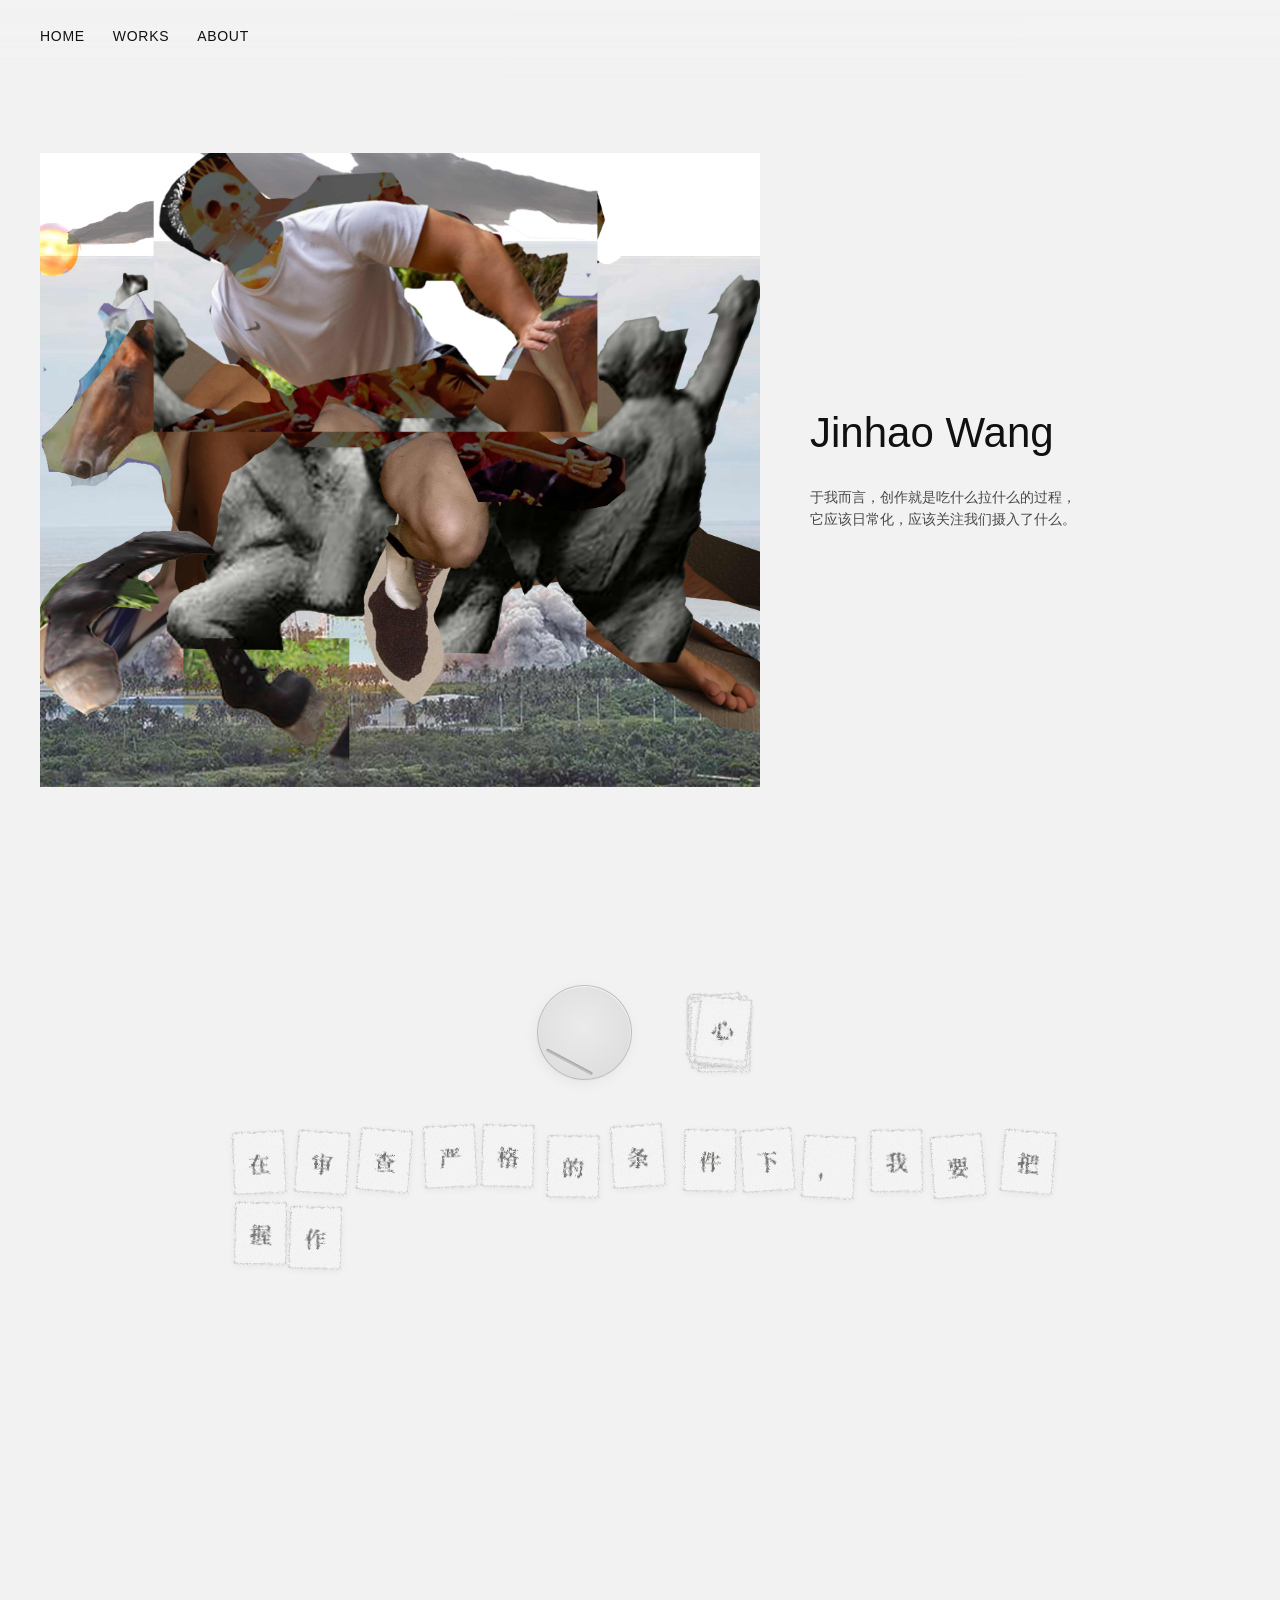
<file: index.html>
<!DOCTYPE html>
<html lang="zh-CN">

<head>

    <meta charset="UTF-8">

    <meta name="viewport" content="width=device-width, initial-scale=1.0">

    <title>Jinhao Wang</title>

    <!-- 方案 C：解密档案旧铅字库 (Noto Serif SC) -->
    <link rel="preconnect" href="https://fonts.googleapis.com">
    <link rel="preconnect" href="https://fonts.gstatic.com" crossorigin>
    <link href="https://fonts.googleapis.com/css2?family=Noto+Serif+SC:wght@400;600&display=swap" rel="stylesheet">

    <link rel="stylesheet" href="style.css?v=10">
    <link rel="stylesheet" href="installation/undercarriage.css">
    <link rel="icon" type="image/svg+xml" href="favicon.svg">

</head>


<body>

    <!-- 方案 C 定制：4.0px 粗粝炭棒石墨滤镜 -->
    <svg style="position: absolute; width: 0; height: 0; pointer-events: none;" aria-hidden="true">
        <filter id="pencil-texture">
            <feTurbulence type="fractalNoise" baseFrequency="0.75" numOctaves="3" result="noise" />
            <feDisplacementMap in="SourceGraphic" in2="noise" scale="4.0" xChannelSelector="R" yChannelSelector="G" result="displaced" />
            <feComposite in="displaced" in2="noise" operator="arithmetic" k1="0.25" k2="0.8" k3="0" k4="0" />
        </filter>
    </svg>

    <!-- ========================================
         SITE NAVIGATION
         ======================================== -->

    <header class="site-header">

        <nav>
            <a href="index.html">HOME</a>
            <a href="works.html">WORKS</a>
            <a href="about.html">ABOUT</a>
        </nav>

    </header>


    <!-- ========================================
         HOME PAGE (HERO)
         ======================================== -->

    <main class="home">

        <section class="hero">

            <!-- Hero Image -->
            <div class="hero-image">
                <img
                    src="images/digital collage/home-hero-small.jpg"
                    alt="Jinhao Wang"
                >
            </div>

            <!-- Hero Text -->
            <div class="hero-text">
                <h1>Jinhao Wang</h1>
                <p>
                    于我而言，创作就是吃什么拉什么的过程，<br>
                    它应该日常化，应该关注我们摄入了什么。
                </p>
            </div>

        </section>

    </main>


    <!-- ========================================
         INSTALLATION: GRAPHIC CARD DEALER (第二屏)
         ======================================== -->

    <section class="installation-section">

        <!-- 顶部水平集群：95px 极简哑光圆盘 + 无框散乱废牌堆 -->
        <div class="dealer-top-cluster">
            <div class="dealer-chassis-stage">
                <!-- 纯俯视极简哑光圆盘 -->
                <div id="dealer-slot" class="dealer-minimal-disc">
                    <!-- 15% 极隐蔽出牌凹痕狭缝 -->
                    <div class="dealer-slot"></div>
                </div>
            </div>

            <!-- 无框自由散乱废牌堆 -->
            <div id="discard-free-pile" class="discard-free-pile"></div>
        </div>

        <!-- 牌桌网格 -->
        <div class="dealer-table">
            <div id="cards-grid" class="cards-grid"></div>
        </div>

    </section>


    <!-- ========================================
         SMART SLIDE HEADER SCRIPT
         ======================================== -->

    <script>
        const header = document.querySelector(".site-header");
        let lastScrollY = window.pageYOffset;

        window.addEventListener("scroll", () => {
            const currentScrollY = window.pageYOffset;

            if (currentScrollY <= 80) {
                header.classList.remove("header-hidden");
                lastScrollY = currentScrollY;
                return;
            }

            if (Math.abs(currentScrollY - lastScrollY) < 10) {
                return;
            }

            if (currentScrollY > lastScrollY) {
                header.classList.add("header-hidden");
            } else {
                header.classList.remove("header-hidden");
            }

            lastScrollY = currentScrollY;
        }, { passive: true });
    </script>

    <!-- 极简发牌与整席汇聚回收逻辑 -->
    <script src="installation/undercarriage.js"></script>

</body>

</html>
</file>
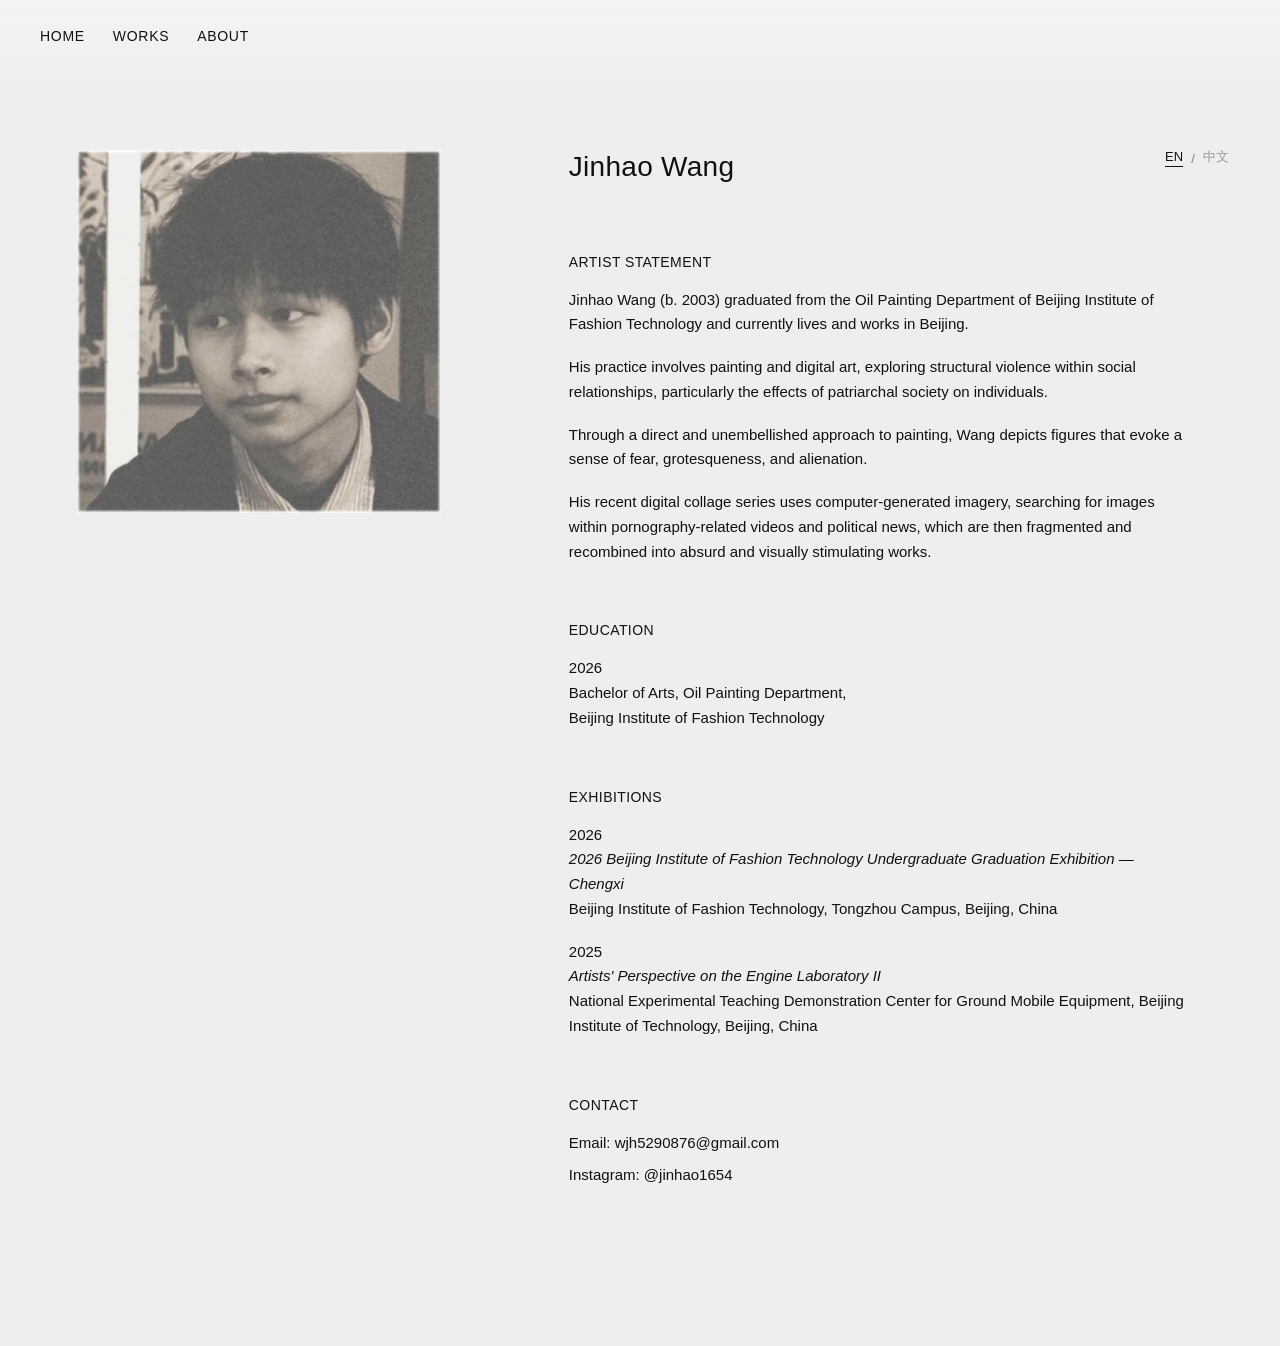
<file: about.html>
<!DOCTYPE html>
<html lang="en">

<head>
    <meta charset="UTF-8">
    <meta name="viewport" content="width=device-width, initial-scale=1.0">

    <title>About — Jinhao Wang</title>

    <link rel="stylesheet" href="style.css">
    <link rel="icon" type="image/svg+xml" href="favicon.svg">

    <style>
        /* ========================================
           ABOUT PAGE
           ======================================== */

        .about-page {
            background: #eeeeee;
            color: #111111;
        }


        /* ========================================
           LANGUAGE SWITCH
           ======================================== */

        .language-switch {
            display: flex;
            align-items: center;
            gap: 8px;

            font-size: 13px;
            line-height: 1;
        }

        .language-switch input {
            position: absolute;
            width: 1px;
            height: 1px;
            opacity: 0;
            pointer-events: none;
        }

        .language-switch label {
            color: #999999;
            cursor: pointer;
            user-select: none;
            text-decoration: none;
            -webkit-tap-highlight-color: transparent;

            padding-bottom: 3px;

            border-bottom: 1px solid transparent;

            transition:
                color 0.2s ease,
                border-color 0.2s ease;
        }

        /* 仅在支持鼠标悬停的电脑端启用 hover，手机触屏端绝不触发 */
        @media (hover: hover) {
            .language-switch label:hover {
                color: #111111;
                text-decoration: none;
            }
        }

        /* 消除输入控件点击聚焦导致的系统下划线与轮廓 */
        .language-switch input:focus + label,
        .language-switch label:focus {
            outline: none;
            text-decoration: none;
        }

        /* English selected */
        #language-en:checked + label[for="language-en"] {
            color: #111111;
            border-bottom-color: #111111;
            text-decoration: none;
        }

        /* Chinese selected */
        #language-zh:checked + label[for="language-zh"] {
            color: #111111;
            border-bottom-color: #111111;
            text-decoration: none;
        }


        /* ========================================
           LANGUAGE CONTENT
           ======================================== */

        #english-content {
            display: block;
        }

        #chinese-content {
            display: none;
        }

        body:has(#language-zh:checked) #english-content {
            display: none;
        }

        body:has(#language-zh:checked) #chinese-content {
            display: block;
        }


        /* ========================================
           ABOUT CONTENT
           ======================================== */

        .about-content {
            min-height: 100vh;

            padding: 130px 6vw 100px 6vw;

            display: grid;
            grid-template-columns: 38% 62%;
            gap: 5vw;

            box-sizing: border-box;
        }


        /* ========================================
           PHOTO
           ======================================== */

        .about-photo {
            display: flex;
            align-items: flex-start;
            justify-content: flex-start;
        }

        .about-photo img {
            display: block;

            width: 100%;
            max-width: 430px;
            height: auto;

            object-fit: contain;
        }


        /* ========================================
           INFORMATION
           ======================================== */

        .about-info {
            max-width: 700px;
            padding-right: 3vw;
        }


        /* ========================================
           NAME + LANGUAGE
           ======================================== */

        .about-top {
            display: flex;
            justify-content: space-between;
            align-items: flex-start;

            margin-bottom: 70px;
        }

        .about-top h1 {
            margin: 0;

            font-size: 28px;
            font-weight: 400;
            line-height: 1.2;

            letter-spacing: 0.01em;
        }


        /* ========================================
           SECTIONS
           ======================================== */

        .about-section {
            margin-bottom: 58px;
        }

        .about-section h2 {
            margin: 0 0 18px 0;

            font-size: 14px;
            font-weight: 400;

            letter-spacing: 0.03em;
        }

        .about-section p {
            margin: 0 0 18px 0;

            font-size: 15px;
            line-height: 1.65;
            font-weight: 400;
        }

        .about-section p:last-child {
            margin-bottom: 0;
        }


        /* ========================================
           CONTACT
           ======================================== */

        .about-contact p {
            margin-bottom: 8px;
        }

        .about-contact a {
            color: #111111;
            text-decoration: none;
        }

        .about-contact a:hover {
            text-decoration: underline;
        }


        /* ========================================
           MOBILE
           ======================================== */

        @media (max-width: 700px) {

            .about-content {
                min-height: auto;

                padding: 110px 25px 70px 25px;

                display: flex;
                flex-direction: column;

                gap: 60px;
            }

            .about-photo {
                order: 1;
            }

            .about-photo img {
                width: 100%;
                max-width: 100%;
            }

            .about-info {
                order: 2;

                max-width: none;
                padding-right: 0;
            }

            .about-top {
                margin-bottom: 55px;
            }

            .about-top h1 {
                font-size: 24px;
            }

            .about-section {
                margin-bottom: 45px;
            }

            .about-section p {
                font-size: 15px;
                line-height: 1.7;
            }

            .language-switch {
                font-size: 12px;
            }
        }
    </style>

</head>


<body class="about-page">


    <!-- ========================================
         SITE NAVIGATION
         ======================================== -->

    <header class="site-header">

        <nav>
            <a href="index.html">HOME</a>
            <a href="works.html">WORKS</a>
            <a href="about.html">ABOUT</a>
        </nav>

    </header>


    <!-- ========================================
         ABOUT PAGE
         ======================================== -->

    <main class="about-content">


        <!-- ====================================
             ARTIST PHOTO
             ==================================== -->

        <section class="about-photo">

            <img
                src="images/digital collage/artist-photo.png"
                alt="Jinhao Wang"
            >

        </section>


        <!-- ====================================
             ARTIST INFORMATION
             ==================================== -->

        <section class="about-info">


            <!-- ==================================
                 NAME + LANGUAGE SWITCH
                 ================================== -->

            <div class="about-top">

                <h1 translate="no">
                    Jinhao Wang
                </h1>


                <div class="language-switch">

                    <input
                        type="radio"
                        name="language"
                        id="language-en"
                        checked
                    >

                    <label for="language-en">
                        EN
                    </label>


                    <span>/</span>


                    <input
                        type="radio"
                        name="language"
                        id="language-zh"
                    >

                    <label for="language-zh">
                        中文
                    </label>

                </div>

            </div>


            <!-- ==================================
                 ENGLISH
                 ================================== -->

            <div id="english-content">


                <!-- Artist Statement -->

                <section class="about-section">

                    <h2>ARTIST STATEMENT</h2>

                    <p>
                        Jinhao Wang (b. 2003) graduated from the Oil Painting
                        Department of Beijing Institute of Fashion Technology
                        and currently lives and works in Beijing.
                    </p>

                    <p>
                        His practice involves painting and digital art,
                        exploring structural violence within social
                        relationships, particularly the effects of patriarchal
                        society on individuals.
                    </p>

                    <p>
                        Through a direct and unembellished approach to painting,
                        Wang depicts figures that evoke a sense of fear,
                        grotesqueness, and alienation.
                    </p>

                    <p>
                        His recent digital collage series uses computer-generated
                        imagery, searching for images within pornography-related
                        videos and political news, which are then fragmented
                        and recombined into absurd and visually stimulating works.
                    </p>

                </section>


                <!-- Education -->

                <section class="about-section">

                    <h2>EDUCATION</h2>

                    <p>
                        2026<br>
                        Bachelor of Arts, Oil Painting Department,<br>
                        Beijing Institute of Fashion Technology
                    </p>

                </section>


                <!-- Exhibitions -->

                <section class="about-section">

                    <h2>EXHIBITIONS</h2>

                    <p>
                        2026<br>
                        <em>
                            2026 Beijing Institute of Fashion Technology
                            Undergraduate Graduation Exhibition — Chengxi
                        </em><br>
                        Beijing Institute of Fashion Technology,
                        Tongzhou Campus, Beijing, China
                    </p>

                    <p>
                        2025<br>
                        <em>
                            Artists' Perspective on the Engine Laboratory II
                        </em><br>
                        National Experimental Teaching Demonstration Center
                        for Ground Mobile Equipment,
                        Beijing Institute of Technology, Beijing, China
                    </p>

                </section>


                <!-- Contact -->

                <section class="about-section about-contact">

                    <h2>CONTACT</h2>

                    <p>
                        Email:
                        <a href="mailto:wjh5290876@gmail.com">
                            wjh5290876@gmail.com
                        </a>
                    </p>

                    <p>
                        Instagram:
                        <a
                            href="https://www.instagram.com/jinhao1654/"
                            target="_blank"
                            rel="noopener noreferrer"
                        >
                            @jinhao1654
                        </a>
                    </p>

                </section>

            </div>


            <!-- ==================================
                 CHINESE
                 ================================== -->

            <div id="chinese-content">


                <!-- 艺术家自述 -->

                <section class="about-section">

                    <h2>艺术家自述</h2>

                    <p>
                        王锦皓（2003—），毕业于北京服装学院油画系，
                        现工作生活于北京。
                    </p>

                    <p>
                        创作涉及绘画和数字艺术，探讨社会关系中的结构性暴力，
                        尤其关注父权社会对个体的影响。
                    </p>

                    <p>
                        他通过直接的绘画方式不加修饰地去表现，
                        画面里的人物给人以恐怖、怪诞与异化的感受。
                    </p>

                    <p>
                        近年的数字拼贴系列使用电脑制图，
                        在色情视频和政治新闻中搜寻图片，
                        将其拆分并重新组合，
                        制作荒诞而又充满视觉刺激的图像作品。
                    </p>

                </section>


                <!-- 教育 -->

                <section class="about-section">

                    <h2>教育</h2>

                    <p>
                        2026<br>
                        北京服装学院油画系 学士学位
                    </p>

                </section>


                <!-- 展览 -->

                <section class="about-section">

                    <h2>展览</h2>

                    <p>
                        2026<br>
                        《2026北京服装学院本科生毕业作品展——成蹊》<br>
                        北京服装学院通州校区，北京，中国
                    </p>

                    <p>
                        2025<br>
                        《艺术家眼中的发动机实验室（二）》<br>
                        北京理工大学地面机动装备国家级实验教学示范中心，
                        北京，中国
                    </p>

                </section>


                <!-- 联系方式 -->

                <section class="about-section about-contact">

                    <h2>联系方式</h2>

                    <p>
                        邮箱：
                        <a href="mailto:wjh5290876@gmail.com">
                            wjh5290876@gmail.com
                        </a>
                    </p>

                    <p>
                        Instagram：
                        <a
                            href="https://www.instagram.com/jinhao1654/"
                            target="_blank"
                            rel="noopener noreferrer"
                        >
                            @jinhao1654
                        </a>
                    </p>

                </section>

            </div>

        </section>

    </main>


    <!-- ========================================
         SMART HEADER HIDE / SHOW ON SCROLL
         ======================================== -->

    <script>
        const header = document.querySelector(".site-header");
        let lastScrollY = window.pageYOffset;

        window.addEventListener("scroll", () => {
            const currentScrollY = window.pageYOffset;

            // 顶部小范围内始终保持显示
            if (currentScrollY <= 80) {
                header.classList.remove("header-hidden");
                lastScrollY = currentScrollY;
                return;
            }

            // 过滤极微小的滚动扰动（防手抖阈值 10px）
            if (Math.abs(currentScrollY - lastScrollY) < 10) {
                return;
            }

            // 向下滚动则隐藏，向上滚动则呼出
            if (currentScrollY > lastScrollY) {
                header.classList.add("header-hidden");
            } else {
                header.classList.remove("header-hidden");
            }

            lastScrollY = currentScrollY;
        }, { passive: true });
    </script>

</body>

</html>
</file>
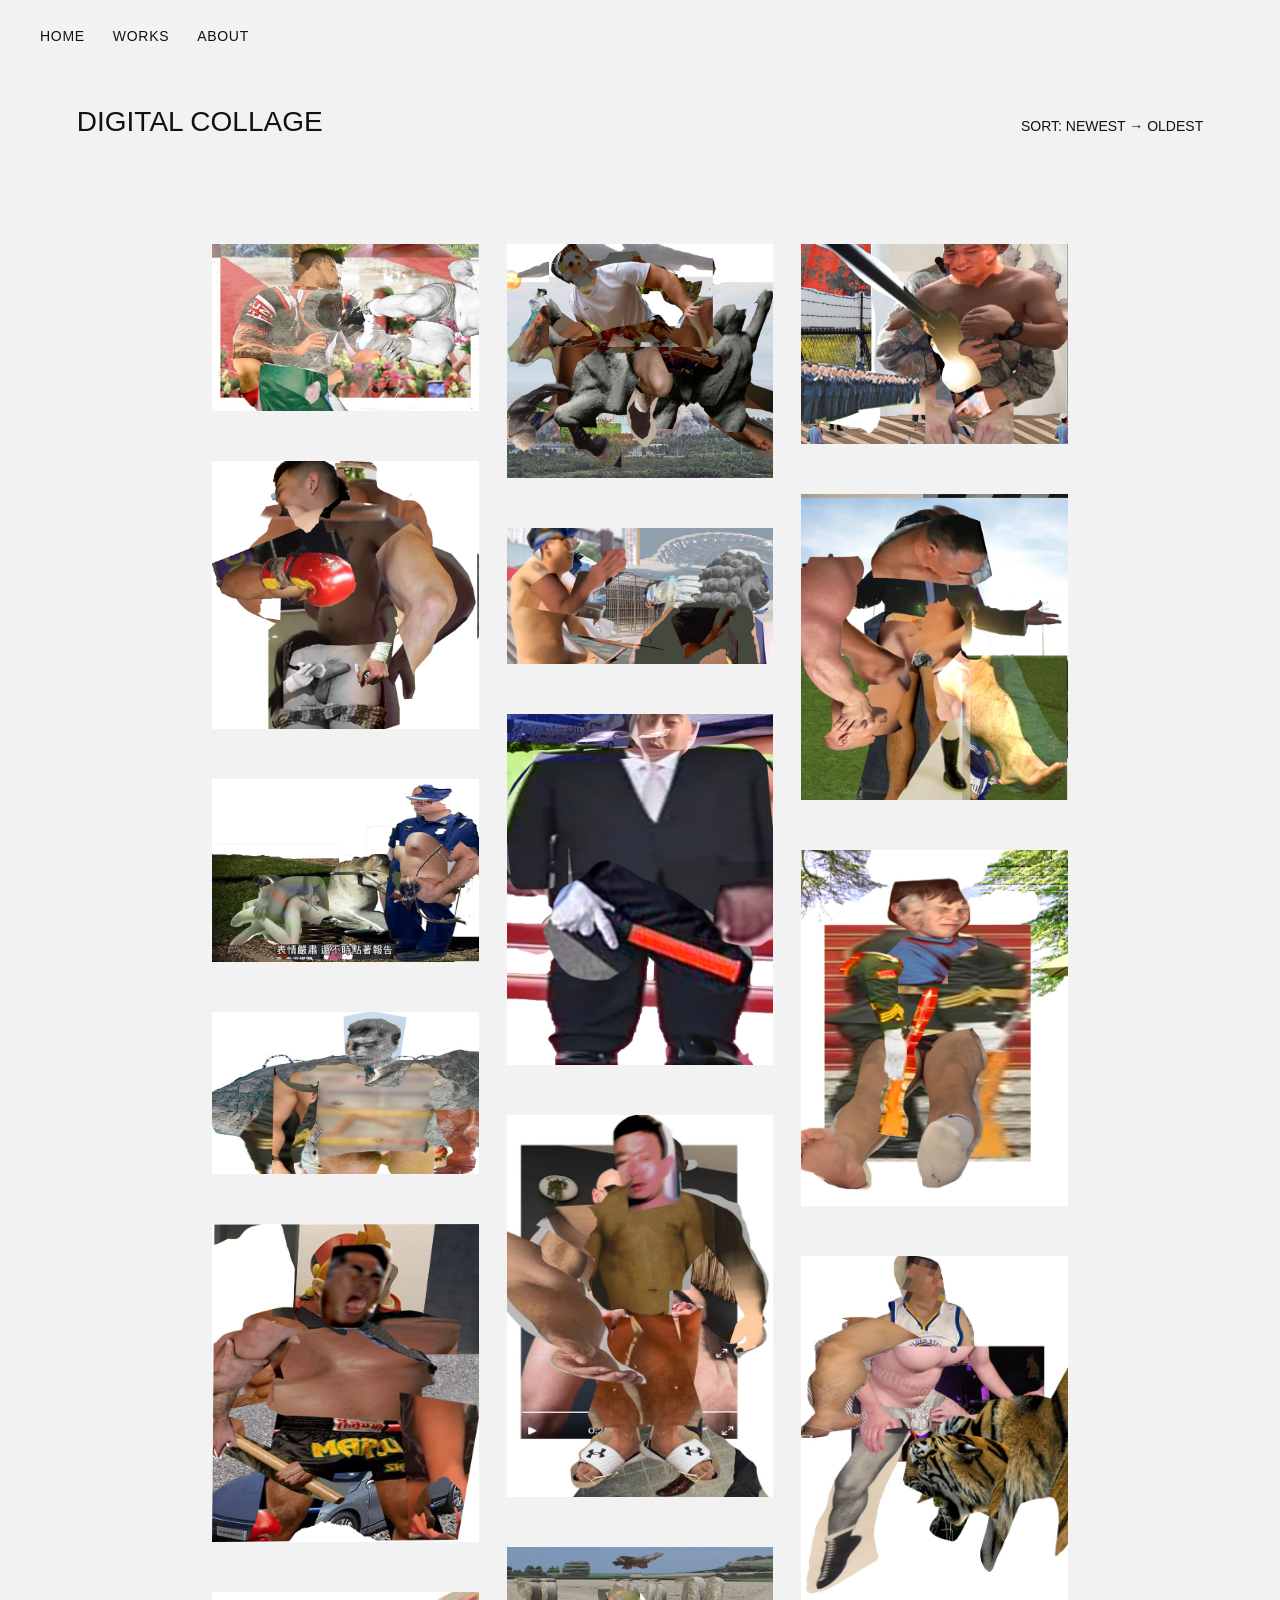
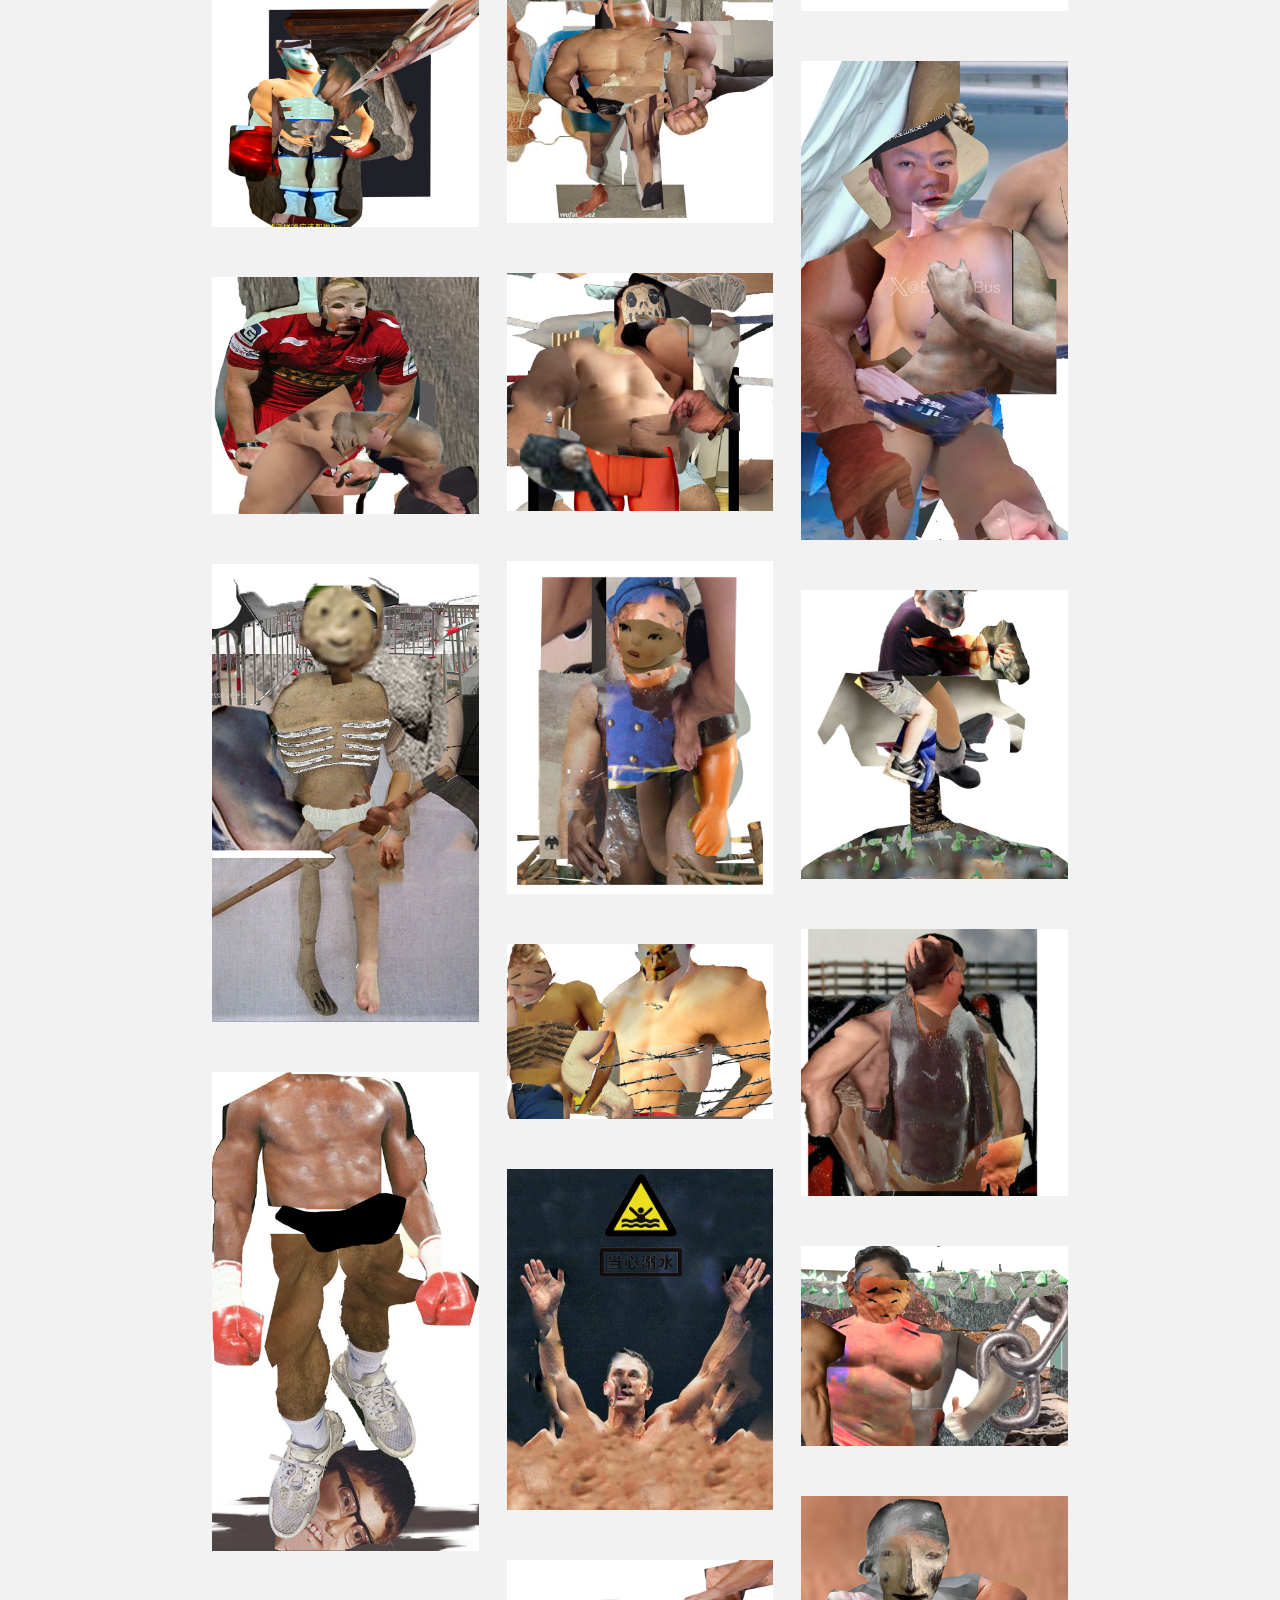
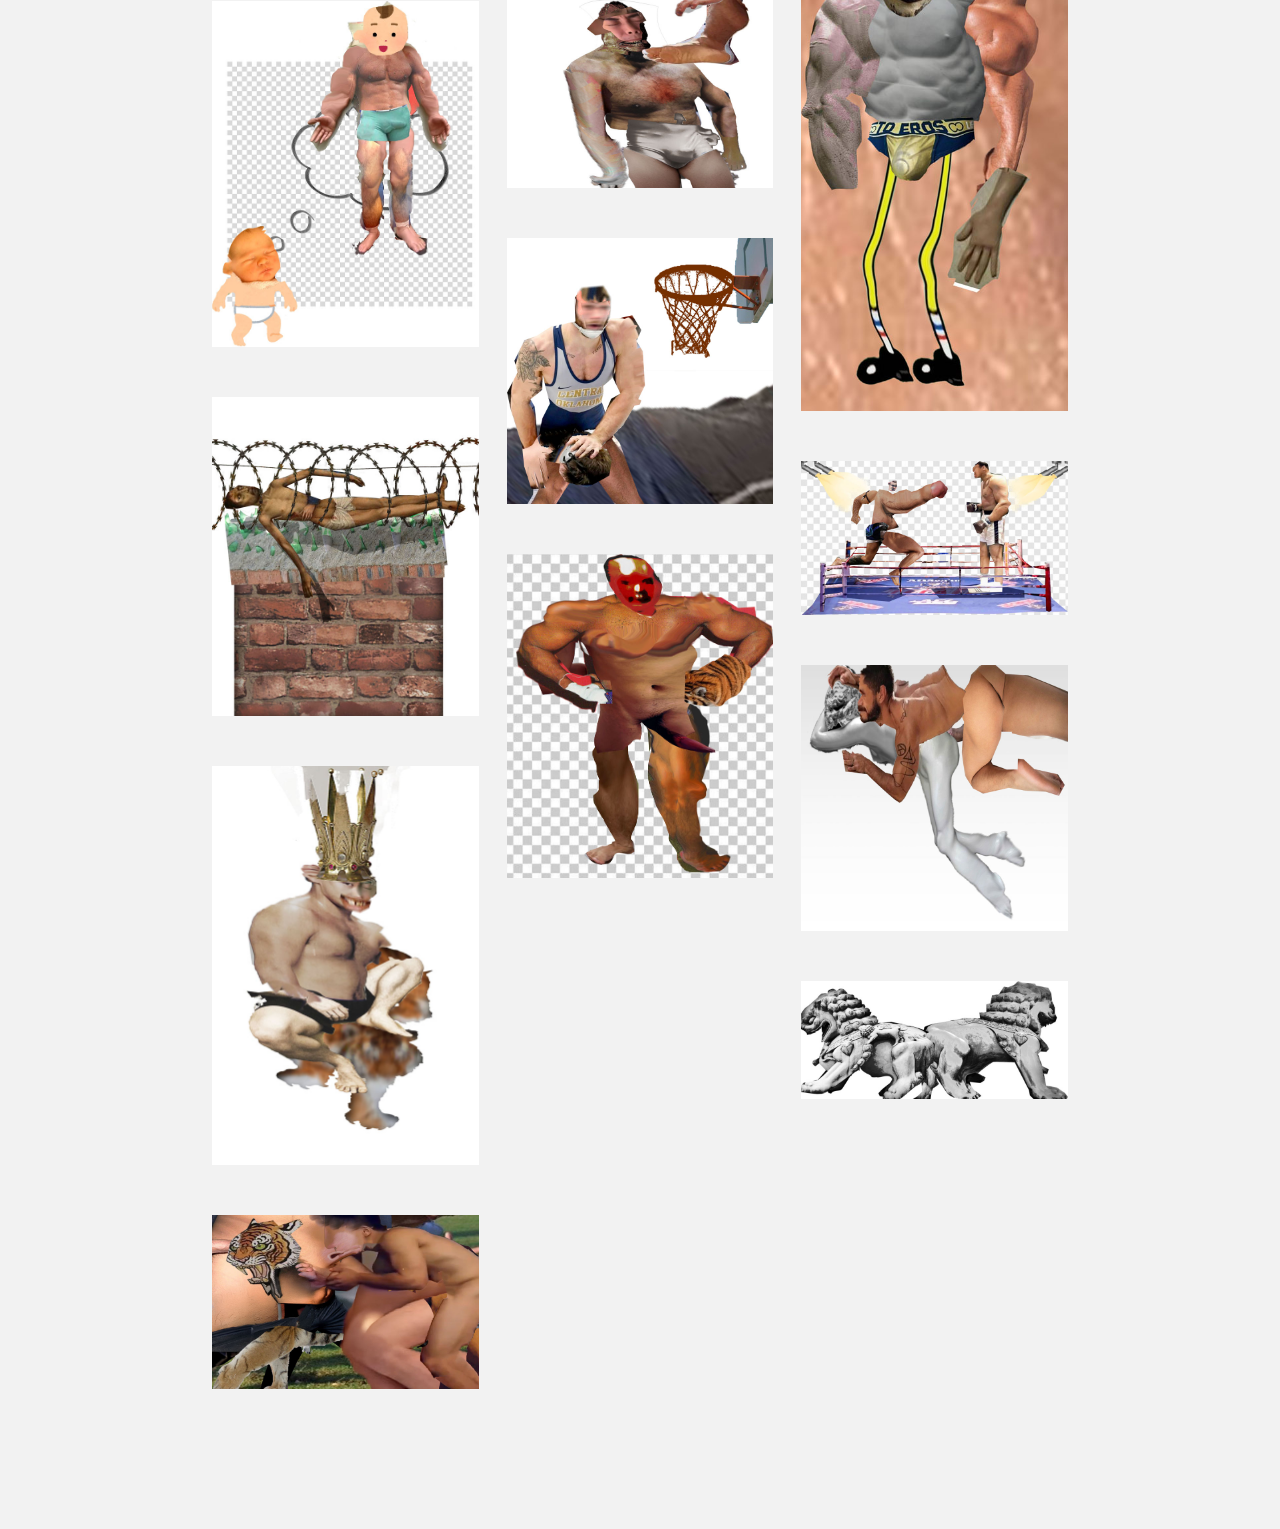
<file: digital-collage.html>
<!DOCTYPE html>
<html lang="en">

<head>

    <meta charset="UTF-8">

    <meta name="viewport" content="width=device-width, initial-scale=1.0">

    <title>Digital Collage — Jinhao Wang</title>

    <link rel="stylesheet" href="style.css">
    <link rel="icon" type="image/svg+xml" href="favicon.svg">

    <style>
        /* 真正的横向自然分布 3 列瀑布流网格 */
        .true-masonry {
            display: flex;
            justify-content: space-between;
            align-items: flex-start;
            gap: 28px;
            width: 76%;
            max-width: 1120px;
            margin: 0 auto;
        }

        .masonry-col {
            flex: 1;
            display: flex;
            flex-direction: column;
            gap: 50px;
            min-width: 0;
        }

        .masonry-col .archive-item {
            display: block;
            margin: 0;
            text-decoration: none;
            transition: opacity 0.25s ease;
        }

        .masonry-col .archive-item img {
            display: block;
            width: 100%;
            height: auto;
        }

        .masonry-col .archive-item:hover {
            opacity: 0.75;
        }

        @media (max-width: 700px) {
            .true-masonry {
                width: 100%;
                flex-direction: column;
                gap: 50px;
            }
        }
    </style>

</head>


<body>


    <!-- ========================================
         SITE NAVIGATION
         ======================================== -->

    <header class="site-header">

        <nav>
            <a href="index.html">HOME</a>
            <a href="works.html">WORKS</a>
            <a href="about.html">ABOUT</a>
        </nav>

    </header>


    <!-- ========================================
         DIGITAL COLLAGE ARCHIVE
         ======================================== -->

    <main class="project-page">

        <div class="project-header">

            <h1>DIGITAL COLLAGE</h1>

            <button
                id="sort-button"
                type="button"
            >
                SORT: NEWEST → OLDEST
            </button>

        </div>


        <!-- ========================================
             ARCHIVE (TRUE MASONRY GRID)
             ======================================== -->

        <div id="digital-collage-archive" class="true-masonry"></div>

    </main>


    <!-- ========================================
         WORK DATA + ARCHIVE LOGIC
         ======================================== -->

    <script>

        const works = [

            /* ==============================
               2026
               ============================== */

            { year: 2026, image: "gdd.png" },
            { year: 2026, image: "swdf.png" },
            { year: 2026, image: "qwf.png" },
            { year: 2026, image: "vvv.png" },
            { year: 2026, image: "hhgf.png" },
            { year: 2026, image: "efwqr.png" },
            { year: 2026, image: "kjgfty.png" },
            { year: 2026, image: "fghjng.png" },
            { year: 2026, image: "khyi.png" },
            { year: 2026, image: "dlu.png" },
            { year: 2026, image: "iii.png" },
            { year: 2026, image: "lllp.png" },
            { year: 2026, image: "hhd.png" },
            { year: 2026, image: "ddddd.png" },
            { year: 2026, image: "ll.png" },
            { year: 2026, image: "ggg.png" },
            { year: 2026, image: "gfuii.png" },
            { year: 2026, image: "one.png" },
            { year: 2026, image: "ffffxxxx.png" },
            { year: 2026, image: "555555.png" },
            { year: 2026, image: "666.png" },
            { year: 2026, image: "bdbbv.png" },
            { year: 2026, image: "mbbf.png" },
            { year: 2026, image: "gkitr.png" },


            /* ==============================
               2025
               ============================== */

            { year: 2025, image: "1.jpg" },
            { year: 2025, image: "2.jpg" },
            { year: 2025, image: "3.jpg" },
            { year: 2025, image: "4.jpg" },
            { year: 2025, image: "5.jpg" },
            { year: 2025, image: "6.jpg" },
            { year: 2025, image: "7.jpg" },
            { year: 2025, image: "10.jpg" },
            { year: 2025, image: "11.jpg" },
            { year: 2025, image: "12.jpg" },
            { year: 2025, image: "13.jpg" },
            { year: 2025, image: "15.jpg" },
            { year: 2025, image: "16.png" }

        ];


        /* ========================================
           ELEMENTS
           ======================================== */

        const archive =
            document.getElementById("digital-collage-archive");

        const sortButton =
            document.getElementById("sort-button");


        /* ========================================
           SORT STATE
           ======================================== */

        let newestFirst = true;


        /* ========================================
           UPDATE SORT BUTTON
           ======================================== */

        function updateSortButton() {

            sortButton.textContent = newestFirst
                ? "SORT: NEWEST → OLDEST"
                : "SORT: OLDEST → NEWEST";

        }


        /* ========================================
           RENDER WORKS (横向蛇形推进)
           ======================================== */

        function renderWorks() {

            archive.innerHTML = "";

            /* 电脑端创建 3 列容器，手机端 1 列 */
            const isMobile = window.innerWidth <= 700;
            const columnCount = isMobile ? 1 : 3;
            const columns = [];

            for (let i = 0; i < columnCount; i++) {
                const col = document.createElement("div");
                col.className = "masonry-col";
                archive.appendChild(col);
                columns.push(col);
            }

            const sortedWorks = works
                .map((work, index) => ({
                    ...work,
                    originalIndex: index
                }))
                .sort((a, b) => {
                    return newestFirst
                        ? b.year - a.year
                        : a.year - b.year;
                });

            /* 从左到右依次分发：第1张给左列，第2张给中列，第3张给右列... */
            sortedWorks.forEach((work, index) => {

                const link =
                    document.createElement("a");

                link.href =
                    `digital-collage-work.html?id=${work.originalIndex}`;

                link.className =
                    "archive-item";

                const image =
                    document.createElement("img");

                const thumbName = work.image.replace(/\.[^/.]+$/, "") + ".jpg";
                image.src = `images/digital collage/thumbs/${thumbName}`;

                image.alt =
                    `Digital Collage ${work.year}`;

                image.loading =
                    "lazy";

                image.addEventListener(
                    "error",
                    () => {
                        console.log(
                            "图片加载失败：",
                            image.src
                        );
                    }
                );

                link.appendChild(image);

                /* 依次分配到各个列 */
                const targetCol = columns[index % columnCount];
                targetCol.appendChild(link);

            });

        }


        /* ========================================
           SORT BUTTON
           ======================================== */

        sortButton.addEventListener(
            "click",
            () => {

                newestFirst =
                    !newestFirst;

                updateSortButton();

                renderWorks();

            }
        );


        /* ========================================
           SMART HEADER HIDE / SHOW ON SCROLL
           ======================================== */

        const header = document.querySelector(".site-header");
        let lastScrollY = window.pageYOffset;

        window.addEventListener("scroll", () => {
            const currentScrollY = window.pageYOffset;

            if (currentScrollY <= 80) {
                header.classList.remove("header-hidden");
                lastScrollY = currentScrollY;
                return;
            }

            if (Math.abs(currentScrollY - lastScrollY) < 10) {
                return;
            }

            if (currentScrollY > lastScrollY) {
                header.classList.add("header-hidden");
            } else {
                header.classList.remove("header-hidden");
            }

            lastScrollY = currentScrollY;
        }, { passive: true });


        /* ========================================
           窗口尺寸变化自适应
           ======================================== */

        let resizeTimer;
        window.addEventListener("resize", () => {
            clearTimeout(resizeTimer);
            resizeTimer = setTimeout(renderWorks, 150);
        });


        /* ========================================
           INITIALIZE
           ======================================== */

        updateSortButton();

        renderWorks();

    </script>


</body>

</html>
</file>
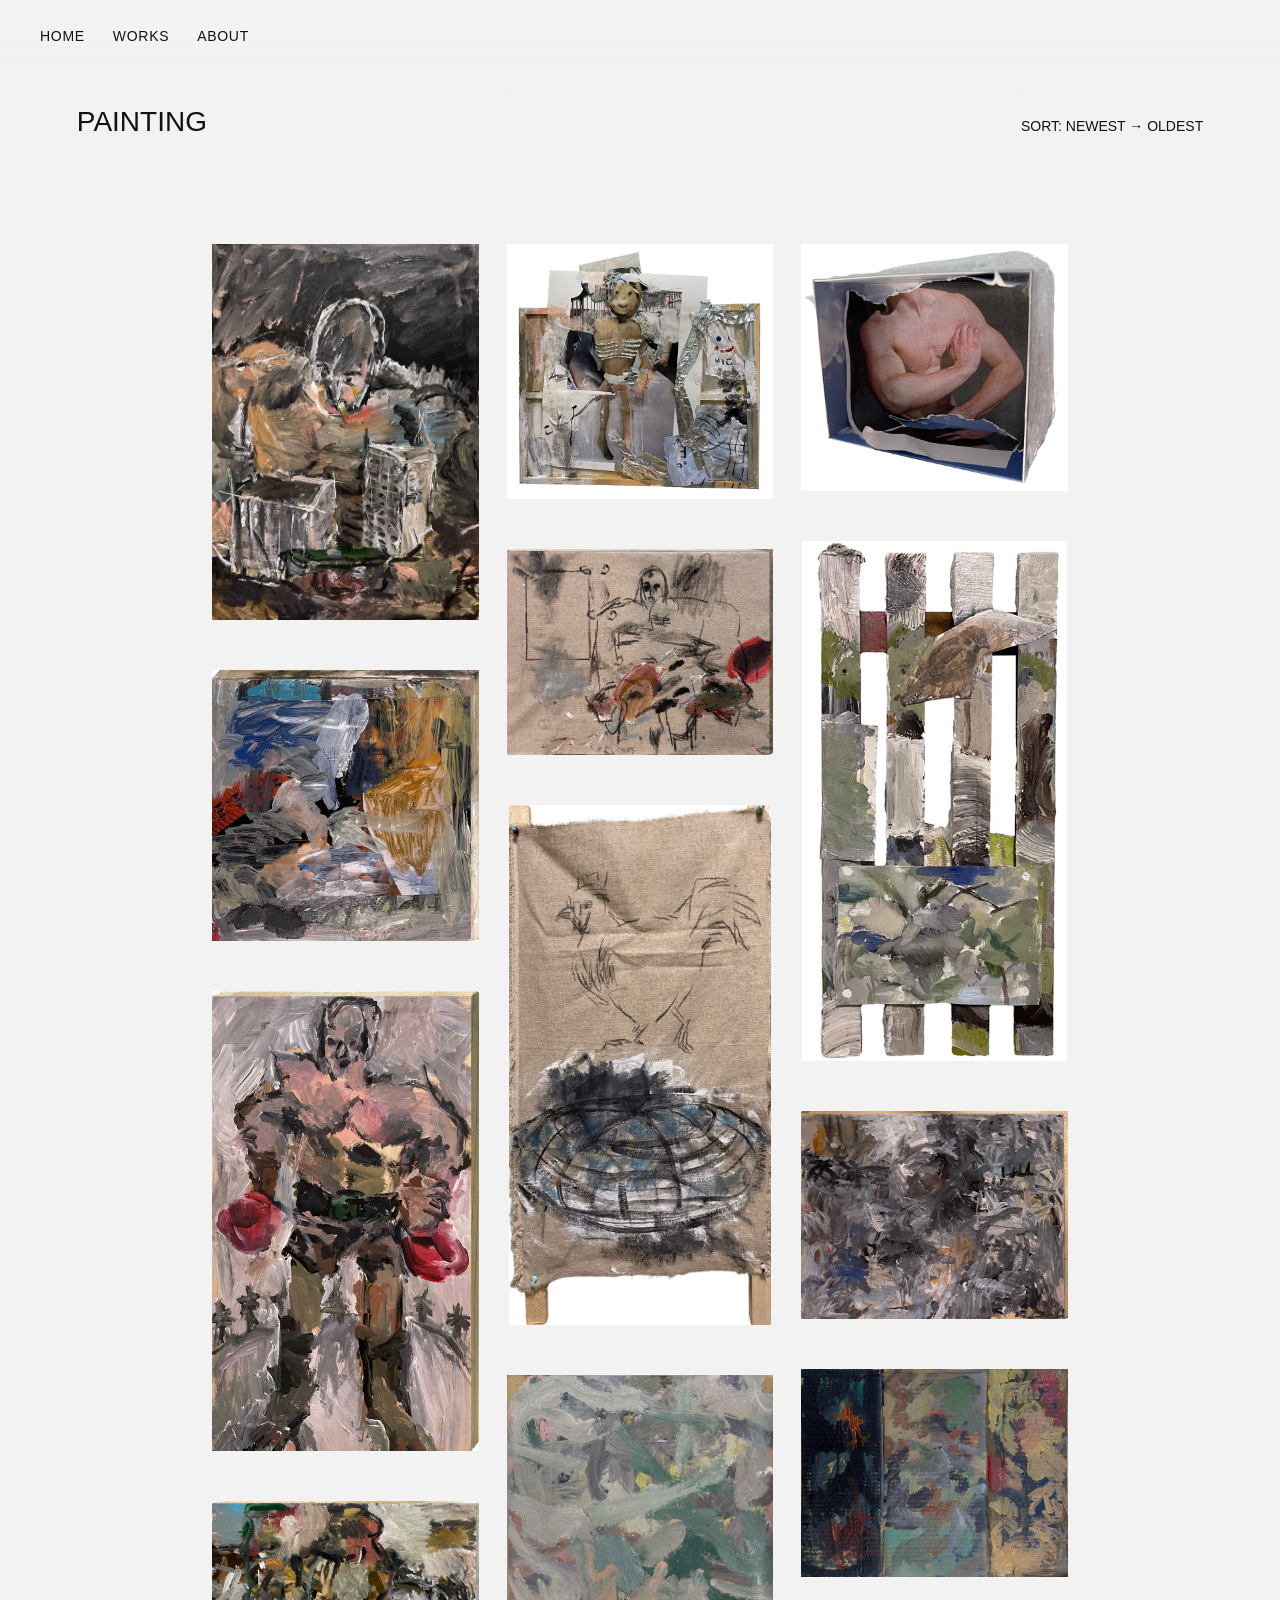
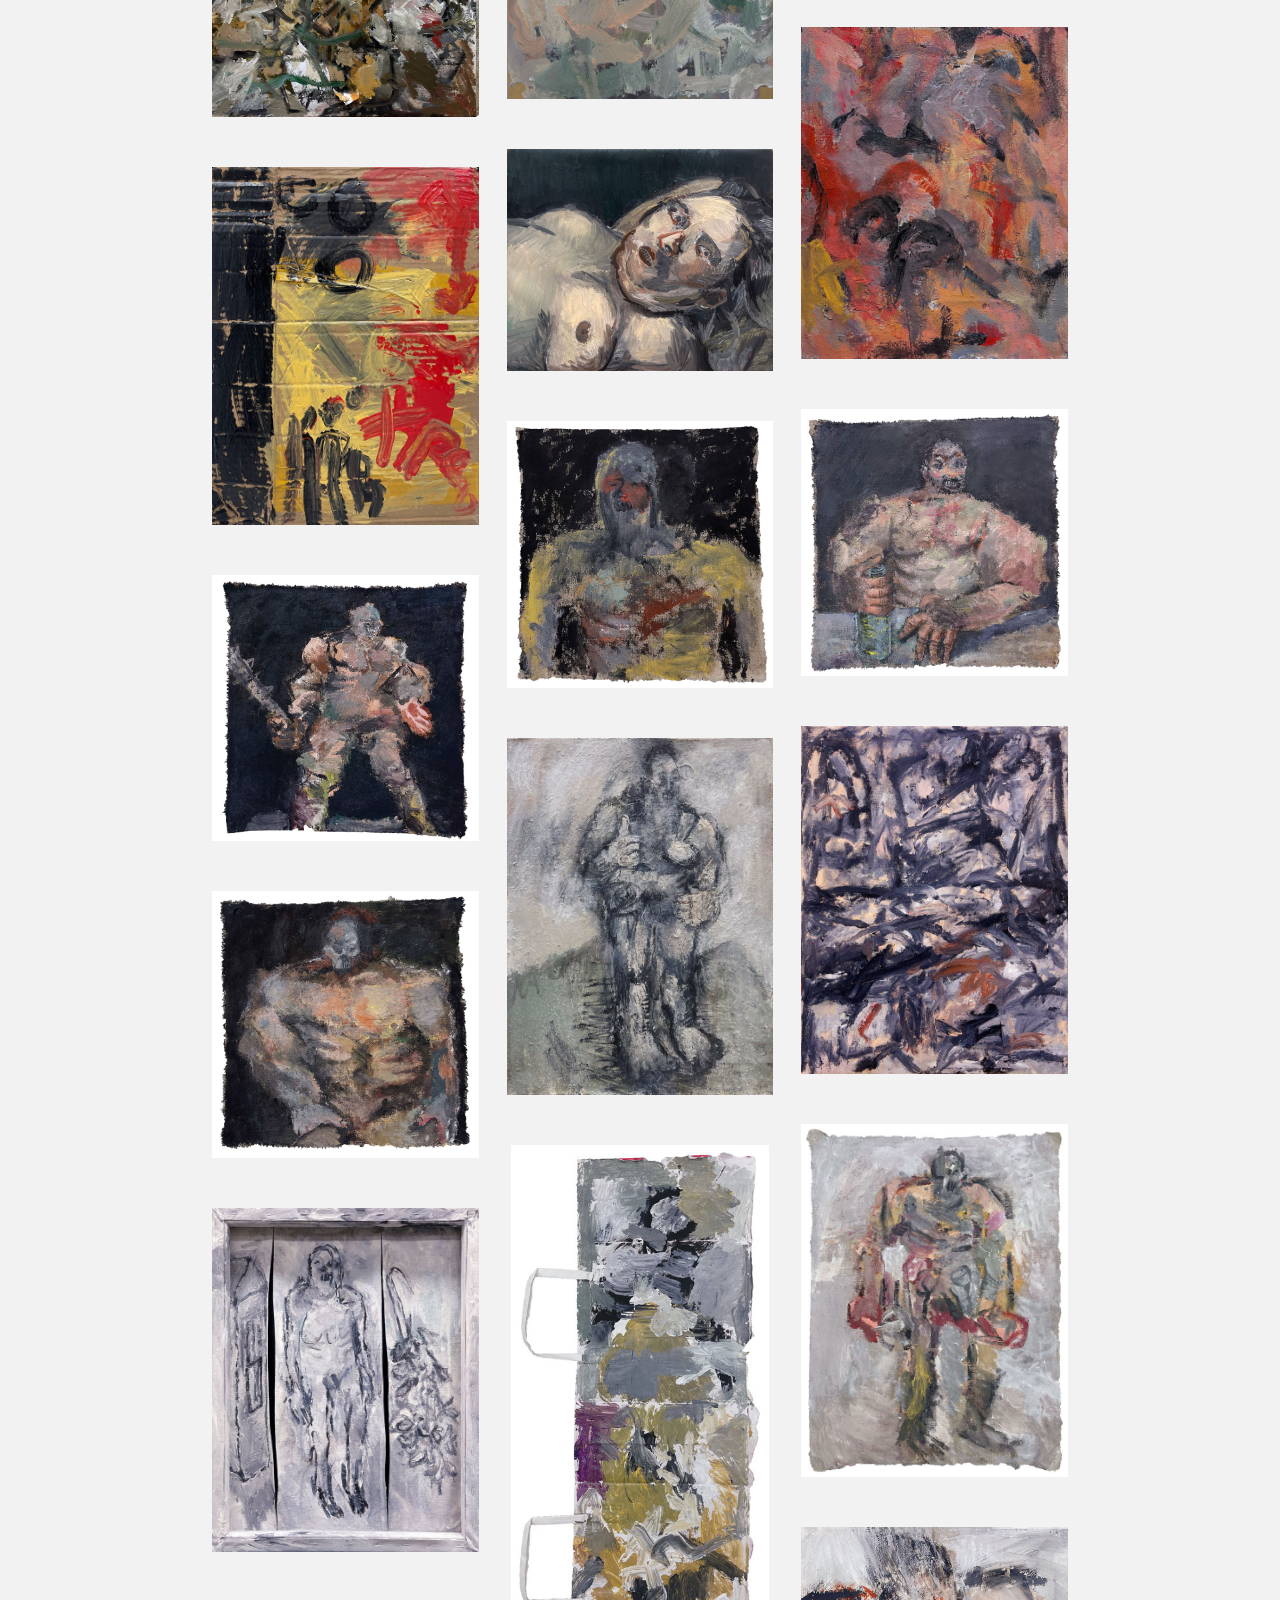
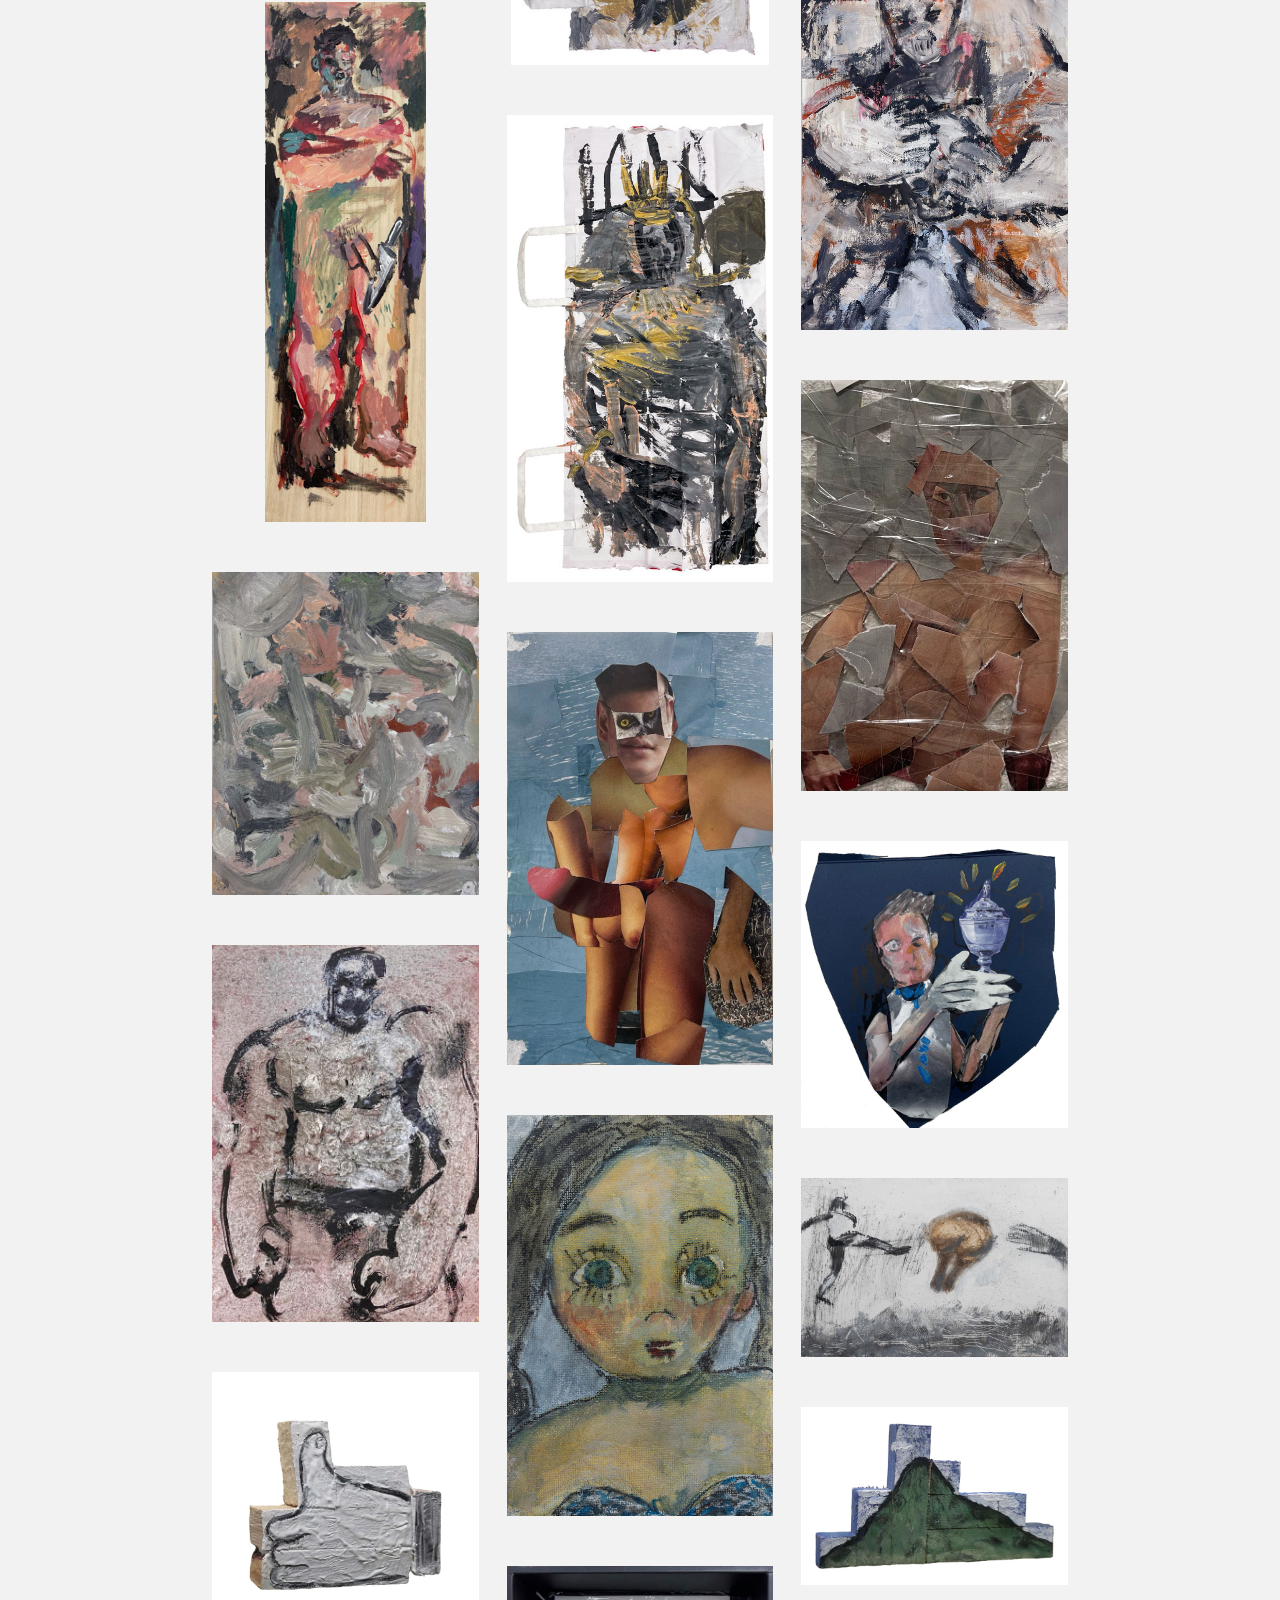
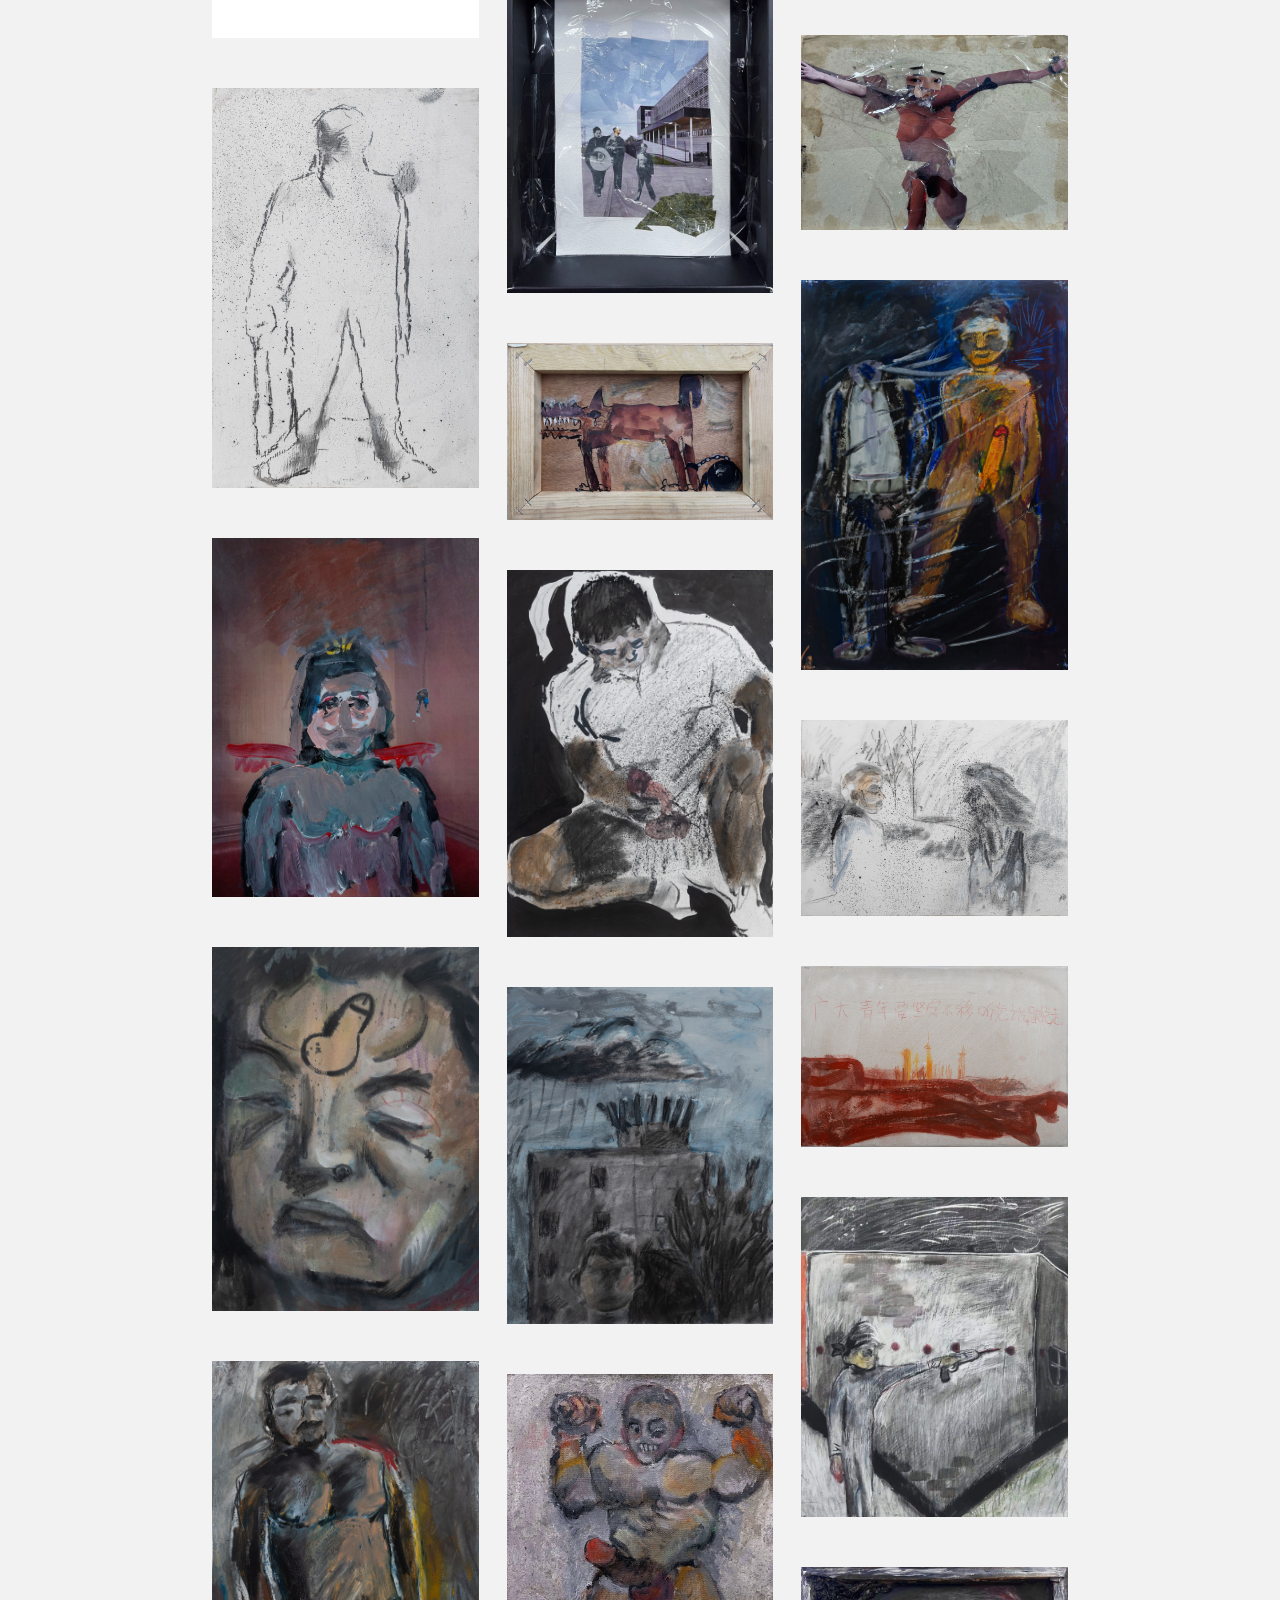
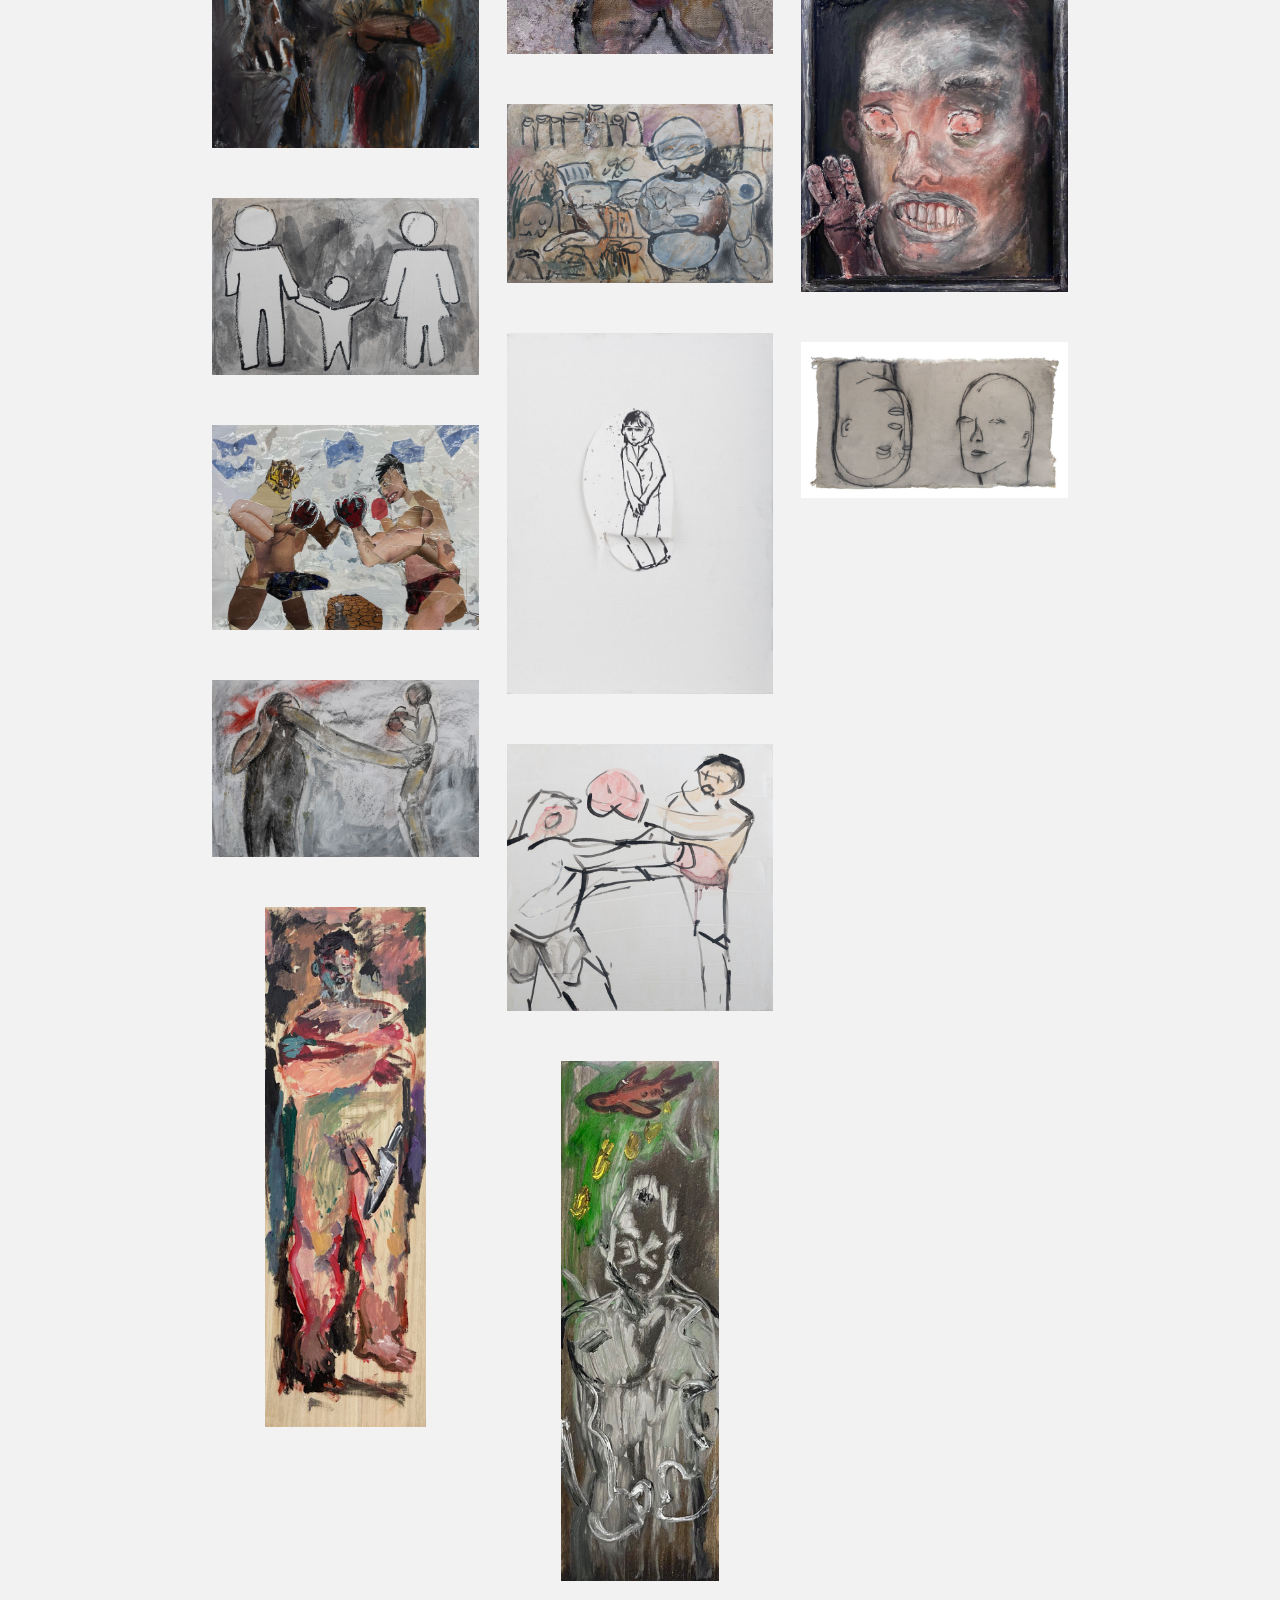
<file: painting.html>
<!DOCTYPE html>
<html lang="en">

<head>

    <meta charset="UTF-8">

    <meta name="viewport" content="width=device-width, initial-scale=1.0">

    <title>Painting — Jinhao Wang</title>

    <link rel="stylesheet" href="style.css">
    <link rel="icon" type="image/svg+xml" href="favicon.svg">

    <style>
        /* 真正的横向自然分布 3 列瀑布流网格 */
        .true-masonry {
            display: flex;
            justify-content: space-between;
            align-items: flex-start;
            gap: 28px;
            width: 76%;
            max-width: 1120px;
            margin: 0 auto;
        }

        .masonry-col {
            flex: 1;
            display: flex;
            flex-direction: column;
            gap: 50px;
            min-width: 0;
        }

        .masonry-col .archive-item {
            display: block;
            margin: 0;
            text-decoration: none;
            transition: opacity 0.25s ease;
        }

        .masonry-col .archive-item img {
            display: block;
            width: 100%;
            height: auto;
        }

        .masonry-col .archive-item:hover {
            opacity: 0.75;
        }

        @media (max-width: 700px) {
            .true-masonry {
                width: 100%;
                flex-direction: column;
                gap: 50px;
            }
        }
    </style>

</head>


<body>


    <!-- ========================================
         SITE NAVIGATION
         ======================================== -->

    <header class="site-header">

        <nav>
            <a href="index.html">HOME</a>
            <a href="works.html">WORKS</a>
            <a href="about.html">ABOUT</a>
        </nav>

    </header>


    <!-- ========================================
         PAINTING ARCHIVE
         ======================================== -->

    <main class="project-page">


        <!-- ========================================
             PAGE HEADER
             ======================================== -->

        <div class="project-header">

            <h1>PAINTING</h1>

            <button
                id="sort-button"
                type="button"
            >
                SORT: NEWEST → OLDEST
            </button>

        </div>


        <!-- ========================================
             ARCHIVE (TRUE MASONRY GRID)
             ======================================== -->

        <div id="painting-archive" class="true-masonry"></div>


    </main>


    <!-- ========================================
         WORK DATA + ARCHIVE GENERATION
         ======================================== -->

    <script>

        const works = [

            /* ==============================
               2026
               ============================== */

            {
                year: "2026",
                image: "2026 100×75cm 处理过的木板，丙烯颜料，图片，墨水，木块，炭条.png"
            },

            {
                year: "2026",
                image: "2026 117×120cm 木画框，图片，塑料袋，胶带，丙烯颜料，石膏粉，水墨、塑料板 .png"
            },

            {
                year: "2026",
                image: "2026 15×20×10cm 包装盒，图片，泡泡纸，胶带.png"
            },

            {
                year: "2026",
                image: "2026 40×40cm 处理过的木板，图片，丙烯颜料 .png"
            },

            {
                year: "2026",
                image: "2026 46×60cm 木板，麻布、丙烯颜料，墨水，炭条.png"
            },

            {
                year: "2026",
                image: "2026 50×22cm 木架，丙烯颜料，纸本水彩，布面油画 .png"
            },

            {
                year: "2026",
                image: "2026 50×30cm 木板，丙烯颜料 .png"
            },

            {
                year: "2026",
                image: "2026 76.5×39.5cm 木条，麻布，丙烯颜料，水墨，炭条，工字钉 .png"
            },

            {
                year: "2026",
                image: "2026 80×100cm  木板画框，图片，丙烯颜料，木条 .png"
            },

            {
                year: "2026",
                image: "2026 80×100cm 处理过的木板，丙烯颜料，杂志.png"
            },


            /* ==============================
               2025
               ============================== */

            {
                year: "2025",
                image: "2025 28×23cm 砂纸，丙烯 1.jpg"
            },

            {
                year: "2025",
                image: "2025 39×50cm 纸板，丙烯颜料 .jpg"
            },

            {
                year: "2025",
                image: "2025 40×30×7cm 快递盒，丙烯颜料 .jpg"
            },

            {
                year: "2025",
                image: "2025 40×50cm 布面油画.jpg"
            },

            {
                year: "2025",
                image: "2025 48×38.5cm 亚麻布，丙烯颜料.jpg"
            },

            {
                year: "2025",
                image: "2025 48×48cm 帆布，丙烯颜料1.jpg"
            },

            {
                year: "2025",
                image: "2025 48×48cm 帆布，丙烯颜料2.jpg"
            },

            {
                year: "2025",
                image: "2025 48×48cm 帆布，丙烯颜料3.jpg"
            },

            {
                year: "2025",
                image: "2025 48×48cm 帆布，丙烯颜料4.jpg"
            },

            {
                year: "2025",
                image: "2025 50×40cm 亚麻布，丙烯颜料，丙烯上光油.jpg"
            },

            {
                year: "2025",
                image: "2025 50×40cm 布面油画.jpg"
            },

            {
                year: "2025",
                image: "2025 50×40cm 画框，丙烯颜料.jpg"
            },

            {
                year: "2025",
                image: "2025 59×28cm 手提袋，丙烯颜料.jpg"
            },

            {
                year: "2025",
                image: "2025 60×20cm 木板，丙烯.jpg"
            },

            {
                year: "2025",
                image: "2025 60×20cm 木板，丙烯颜料.jpg"
            },

            {
                year: "2025",
                image: "2025 60×28cm 纸袋，丙烯颜料.jpg"
            },

            {
                year: "2025",
                image: "2025 60×40cm 木板，丙烯颜料.jpg"
            },

            {
                year: "2025",
                image: "28×23cm 砂纸，丙烯2.jpg"
            },


            /* ==============================
               2024
               ============================== */

            {
                year: "2024",
                image: "2024 10.5×17.5cm 图片拼贴.jpg"
            },

            {
                year: "2024",
                image: "2024 12×8cm 木板，石膏，图片，胶带.jpg"
            },

            {
                year: "2024",
                image: "2024 15.5×21.5cm 水彩纸，石膏，墨水.jpg"
            },

            {
                year: "2024",
                image: "2024 15×10cm 油画板，色粉，油画颜料，水彩.jpg"
            },

            {
                year: "2024",
                image: "2024 15×16.5cm 铝箔，丙烯颜料，图片.jpg"
            },

            {
                year: "2024",
                image: "2024 16×13.5×1.8cm 木板，门型钉，石膏，柳炭条.jpg"
            },

            {
                year: "2024",
                image: "2024 17.5×21×5cm 纸盒，图像，胶带.jpg"
            },

            {
                year: "2024",
                image: "2024 20.1×30.1cm 木板，石膏，水彩，柳炭条，水粉，碳粉.jpg"
            },

            {
                year: "2024",
                image: "2024 20.3×30.2cm 木板，石膏，柳炭条，碳粉.jpg"
            },

            {
                year: "2024",
                image: "2024 20×30cm 木板画框，图片，丙烯.jpg"
            },

            {
                year: "2024",
                image: "2024 21.7×12.5cm 木板，门型钉，石膏，色粉，水彩，铅笔.jpg"
            },

            {
                year: "2024",
                image: "2024 21×29cm 图片，丙烯颜料.jpg"
            },

            {
                year: "2024",
                image: "2024 22.2×30.2cm 木板，石膏，墨水，色粉，水粉，水彩.jpg"
            },

            {
                year: "2024",
                image: "2024 22×16cm 水彩纸，图片，胶带.jpg"
            },

            {
                year: "2024",
                image: "2024 25.7×35.3cm 水彩纸，色粉，水粉，水彩，墨水.jpg"
            },

            {
                year: "2024",
                image: "2024 27×33.5cm 素描纸，柳炭条，丙烯，色粉.jpg"
            },

            {
                year: "2024",
                image: "2024 27×39cm 素描纸，水粉，油画棒，水彩.jpg"
            },

            {
                year: "2024",
                image: "2024 27×39cm 素描纸，油画棒，色粉，水粉.jpg"
            },

            {
                year: "2024",
                image: "2024 28×29cm 帆布，石膏，丙烯颜料.jpg"
            },

            {
                year: "2024",
                image: "2024 30.1×22.1cm 木板，石膏，碳粉，水彩，水粉，色粉，墨水.jpg"
            },

            {
                year: "2024",
                image: "2024 30.2×20.2cm 木板，宣纸，墨水，水彩.jpg"
            },

            {
                year: "2024",
                image: "2024 30.3×20.4cm 旧油画框，石膏，墨水，白乳胶，色粉，水粉.jpg"
            },

            {
                year: "2024",
                image: "2024 30.5×20.5cm 木板，素描纸，木屑，白乳胶，色粉.jpg"
            },

            {
                year: "2024",
                image: "2024 30×40cm 木板，图片，丙烯.jpg"
            },

            {
                year: "2024",
                image: "2024 30×40cm 油画框，纸，墨水，胶水.jpg"
            },

            {
                year: "2024",
                image: "2024 35×40.5cm 木板，石膏，墨水，色粉，铅笔，水彩，水粉.jpg"
            },

            {
                year: "2024",
                image: "2024 39×27cm 素描纸，水粉，色粉，柳炭条，墨水，留白胶.jpg"
            },

            {
                year: "2024",
                image: "2024 40×40cm 木板，石膏，墨水，水彩.jpg"
            },

            {
                year: "2024",
                image: "2024 50×60cm 画框，手套，粘土，丙烯.jpg"
            },

            {
                year: "2024",
                image: "2024 60×20cm 木板，丙烯.jpg"
            },

            {
                year: "2024",
                image: "2024 60×20cm 木板，石膏粉，水粉颜料.jpg"
            },

            {
                year: "2024",
                image: "2024 97×49cm 柳炭条，帆布.jpg"
            }

        ];


        /* ========================================
           ELEMENTS
           ======================================== */

        const archive =
            document.getElementById("painting-archive");

        const sortButton =
            document.getElementById("sort-button");


        /* ========================================
           SORT STATE
           ======================================== */

        let newestFirst = true;


        /* ========================================
           GENERATE TRUE MASONRY (横向蛇形咬合推进)
           ======================================== */

        function renderArchive() {

            archive.innerHTML = "";

            /* 电脑端创建 3 列容器，手机端创建 1 列 */
            const isMobile = window.innerWidth <= 700;
            const columnCount = isMobile ? 1 : 3;
            const columns = [];

            for (let i = 0; i < columnCount; i++) {
                const col = document.createElement("div");
                col.className = "masonry-col";
                archive.appendChild(col);
                columns.push(col);
            }

            /* 排序副本 */
            const sortedWorks = works
                .map((work, index) => ({
                    ...work,
                    originalIndex: index
                }))
                .sort((a, b) => {
                    const yearA = Number(a.year);
                    const yearB = Number(b.year);

                    return newestFirst
                        ? yearB - yearA
                        : yearA - yearB;
                });

            /* 从左到右依次轮流把作品分派到 3 列里 */
            sortedWorks.forEach((work, index) => {

                const link =
                    document.createElement("a");

                link.href =
                    "painting-work.html?id=" +
                    work.originalIndex;

                link.className =
                    "archive-item";

                const image =
                    document.createElement("img");

                const thumbName = work.image.replace(/\.[^/.]+$/, "") + ".jpg";

                image.src = encodeURI(
                    "images/painting/" +
                    work.year +
                    "/thumbs/" +
                    thumbName
                );

                image.alt =
                    "Painting " + work.year;

                image.loading =
                    "lazy";

                link.appendChild(image);

                /* 关键：依次分发进 第1列 -> 第2列 -> 第3列 -> 第1列... */
                const targetCol = columns[index % columnCount];
                targetCol.appendChild(link);

            });

        }


        /* ========================================
           SORT BUTTON
           ======================================== */

        sortButton.addEventListener(
            "click",
            () => {

                newestFirst =
                    !newestFirst;

                sortButton.textContent =
                    newestFirst
                        ? "SORT: NEWEST → OLDEST"
                        : "SORT: OLDEST → NEWEST";

                renderArchive();

            }
        );


        /* ========================================
           SMART HEADER HIDE / SHOW ON SCROLL
           ======================================== */

        const header = document.querySelector(".site-header");
        let lastScrollY = window.pageYOffset;

        window.addEventListener("scroll", () => {
            const currentScrollY = window.pageYOffset;

            if (currentScrollY <= 80) {
                header.classList.remove("header-hidden");
                lastScrollY = currentScrollY;
                return;
            }

            if (Math.abs(currentScrollY - lastScrollY) < 10) {
                return;
            }

            if (currentScrollY > lastScrollY) {
                header.classList.add("header-hidden");
            } else {
                header.classList.remove("header-hidden");
            }

            lastScrollY = currentScrollY;
        }, { passive: true });


        /* ========================================
           窗口尺寸变化自适应
           ======================================== */

        let resizeTimer;
        window.addEventListener("resize", () => {
            clearTimeout(resizeTimer);
            resizeTimer = setTimeout(renderArchive, 150);
        });


        /* ========================================
           INITIAL RENDER
           ======================================== */

        renderArchive();

    </script>


</body>

</html>
</file>
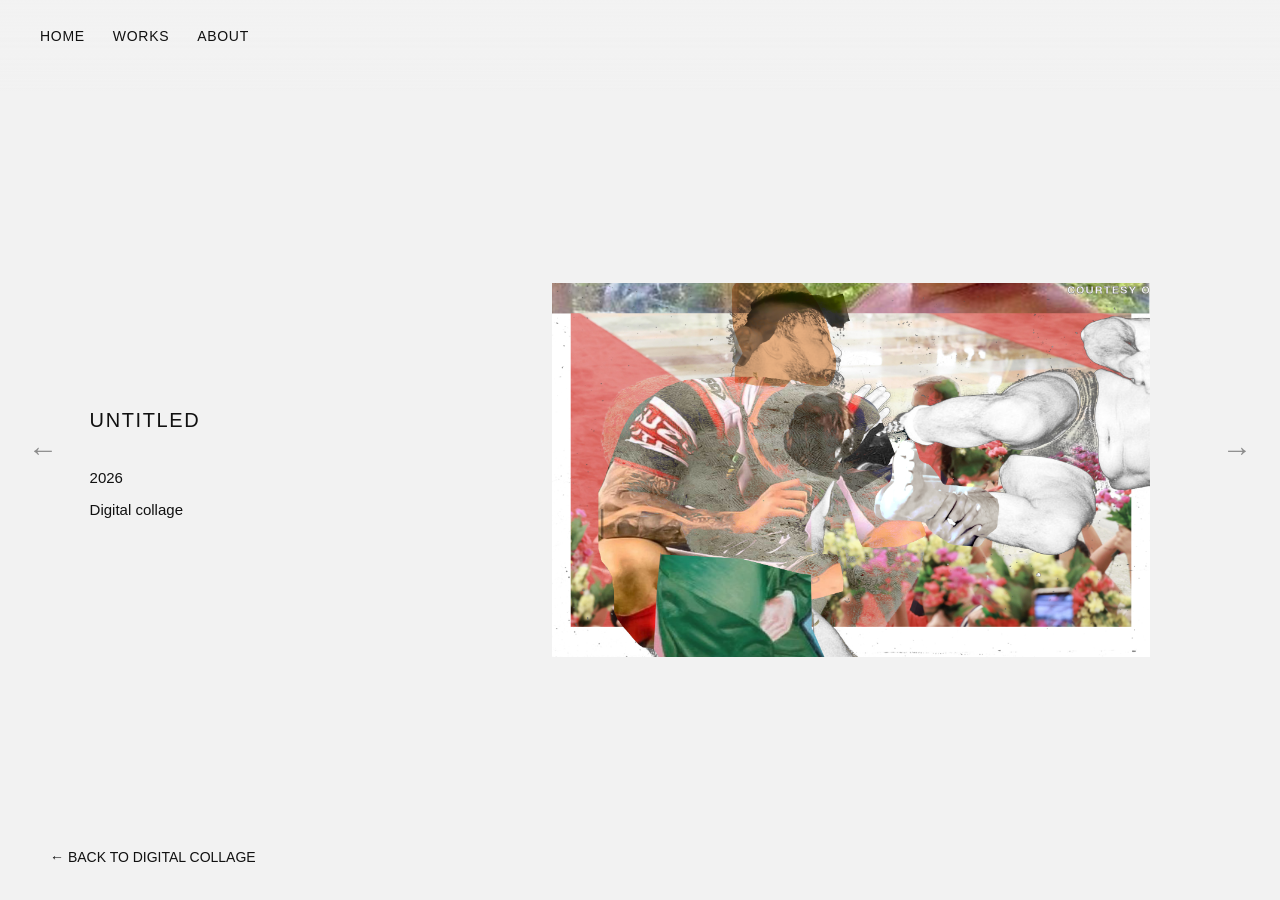
<file: work.html>
<!DOCTYPE html>
<html lang="en">

<head>

    <meta charset="UTF-8">

    <meta name="viewport" content="width=device-width, initial-scale=1.0">

    <title>Untitled — Jinhao Wang</title>

    <link rel="stylesheet" href="style.css">
    <link rel="icon" type="image/svg+xml" href="favicon.svg">

</head>


<body class="work-detail-page">


<header class="site-header">

    <nav>

        <a href="index.html">HOME</a>

        <a href="works.html">WORKS</a>

        <a href="about.html">ABOUT</a>

    </nav>

</header>



<main class="work-detail">


    <!-- ==============================
         PREVIOUS WORK
         ============================== -->

    <a
        id="prev-work"
        class="work-arrow work-arrow-left"
        href="#"
        aria-label="Previous work"
    >
        ←
    </a>



    <!-- ==============================
         WORK INFORMATION
         ============================== -->

    <section class="work-info">

        <h1 id="work-title">
            UNTITLED
        </h1>

        <p id="work-year">
            2026
        </p>

        <p id="work-medium">
            Digital collage
        </p>

    </section>



    <!-- ==============================
         WORK IMAGE
         ============================== -->

    <section class="work-detail-image">

        <img
            id="detail-image"
            src=""
            alt=""
        >

    </section>



    <!-- ==============================
         NEXT WORK
         ============================== -->

    <a
        id="next-work"
        class="work-arrow work-arrow-right"
        href="#"
        aria-label="Next work"
    >
        →
    </a>


    <!-- ==============================
         BACK TO DIGITAL COLLAGE
         ============================== -->

    <a
        class="work-back"
        href="digital-collage.html"
    >
        ← BACK TO DIGITAL COLLAGE
    </a>


</main>



<script>


/* ==========================================
   WORK DATA

   2026：id 0 - 23
   2025：id 24 - 37

   ========================================== */


const works = [


    /* ==========================
       2026
       ========================== */


    {
        image: "gdd.png",
        title: "UNTITLED",
        year: "2026",
        medium: "Digital collage"
    },

    {
        image: "swdf.png",
        title: "UNTITLED",
        year: "2026",
        medium: "Digital collage"
    },

    {
        image: "qwf.png",
        title: "UNTITLED",
        year: "2026",
        medium: "Digital collage"
    },

    {
        image: "vvv.png",
        title: "UNTITLED",
        year: "2026",
        medium: "Digital collage"
    },

    {
        image: "hhgf.png",
        title: "UNTITLED",
        year: "2026",
        medium: "Digital collage"
    },

    {
        image: "efwqr.png",
        title: "UNTITLED",
        year: "2026",
        medium: "Digital collage"
    },

    {
        image: "kjgfty.png",
        title: "UNTITLED",
        year: "2026",
        medium: "Digital collage"
    },

    {
        image: "fghjng.png",
        title: "UNTITLED",
        year: "2026",
        medium: "Digital collage"
    },

    {
        image: "khyi.png",
        title: "UNTITLED",
        year: "2026",
        medium: "Digital collage"
    },

    {
        image: "dlu.png",
        title: "UNTITLED",
        year: "2026",
        medium: "Digital collage"
    },

    {
        image: "iii.png",
        title: "UNTITLED",
        year: "2026",
        medium: "Digital collage"
    },

    {
        image: "lllp.png",
        title: "UNTITLED",
        year: "2026",
        medium: "Digital collage"
    },

    {
        image: "hhd.png",
        title: "UNTITLED",
        year: "2026",
        medium: "Digital collage"
    },

    {
        image: "ddddd.png",
        title: "UNTITLED",
        year: "2026",
        medium: "Digital collage"
    },

    {
        image: "ll.png",
        title: "UNTITLED",
        year: "2026",
        medium: "Digital collage"
    },

    {
        image: "ggg.png",
        title: "UNTITLED",
        year: "2026",
        medium: "Digital collage"
    },

    {
        image: "gfuii.png",
        title: "UNTITLED",
        year: "2026",
        medium: "Digital collage"
    },

    {
        image: "one.png",
        title: "UNTITLED",
        year: "2026",
        medium: "Digital collage"
    },

    {
        image: "ffffxxxx.png",
        title: "UNTITLED",
        year: "2026",
        medium: "Digital collage"
    },

    {
        image: "555555.png",
        title: "UNTITLED",
        year: "2026",
        medium: "Digital collage"
    },

    {
        image: "666.png",
        title: "UNTITLED",
        year: "2026",
        medium: "Digital collage"
    },

    {
        image: "bdbbv.png",
        title: "UNTITLED",
        year: "2026",
        medium: "Digital collage"
    },

    {
        image: "mbbf.png",
        title: "UNTITLED",
        year: "2026",
        medium: "Digital collage"
    },

    {
        image: "gkitr.png",
        title: "UNTITLED",
        year: "2026",
        medium: "Digital collage"
    },


    /* ==========================
       2025
       ========================== */


    {
        image: "1.jpg",
        title: "UNTITLED",
        year: "2025",
        medium: "Digital collage"
    },

    {
        image: "2.jpg",
        title: "UNTITLED",
        year: "2025",
        medium: "Digital collage"
    },

    {
        image: "3.jpg",
        title: "UNTITLED",
        year: "2025",
        medium: "Digital collage"
    },

    {
        image: "4.jpg",
        title: "UNTITLED",
        year: "2025",
        medium: "Digital collage"
    },

    {
        image: "5.jpg",
        title: "UNTITLED",
        year: "2025",
        medium: "Digital collage"
    },

    {
        image: "6.jpg",
        title: "UNTITLED",
        year: "2025",
        medium: "Digital collage"
    },

    {
        image: "7.jpg",
        title: "UNTITLED",
        year: "2025",
        medium: "Digital collage"
    },

    {
        image: "10.jpg",
        title: "UNTITLED",
        year: "2025",
        medium: "Digital collage"
    },

    {
        image: "11.jpg",
        title: "UNTITLED",
        year: "2025",
        medium: "Digital collage"
    },

    {
        image: "12.jpg",
        title: "UNTITLED",
        year: "2025",
        medium: "Digital collage"
    },

    {
        image: "13.jpg",
        title: "UNTITLED",
        year: "2025",
        medium: "Digital collage"
    },

    {
        image: "15.jpg",
        title: "UNTITLED",
        year: "2025",
        medium: "Digital collage"
    },

    {
        image: "15.png",
        title: "UNTITLED",
        year: "2025",
        medium: "Digital collage"
    },

    {
        image: "16.png",
        title: "UNTITLED",
        year: "2025",
        medium: "Digital collage"
    }

];



/* ==========================================
   GET CURRENT WORK ID
   ========================================== */


const params =
    new URLSearchParams(window.location.search);


let current =
    parseInt(params.get("id"), 10);



/* 没有 id 时默认第一件 */

if (Number.isNaN(current)) {

    current = 0;

}



/* ==========================================
   防止编号超出范围
   ========================================== */


if (current < 0) {

    current = works.length - 1;

}


if (current >= works.length) {

    current = 0;

}



/* ==========================================
   GET PAGE ELEMENTS
   ========================================== */


const image =
    document.getElementById("detail-image");


const title =
    document.getElementById("work-title");


const year =
    document.getElementById("work-year");


const medium =
    document.getElementById("work-medium");


const prev =
    document.getElementById("prev-work");


const next =
    document.getElementById("next-work");



/* ==========================================
   CURRENT WORK
   ========================================== */


const work =
    works[current];



/* ==========================================
   UPDATE PAGE
   ========================================== */


image.src =
    "images/digital%20collage/" + work.image;


image.alt =
    work.title + " " + work.year;


title.textContent =
    work.title;


year.textContent =
    work.year;


medium.textContent =
    work.medium;



/* ==========================================
   PREVIOUS / NEXT
   ========================================== */


const previousIndex =
    (current - 1 + works.length) % works.length;


const nextIndex =
    (current + 1) % works.length;


prev.href =
    "work.html?id=" + previousIndex;


next.href =
    "work.html?id=" + nextIndex;



/* ==========================================
   BROWSER TITLE
   ========================================== */


document.title =
    work.title + " — Jinhao Wang";



/* ==========================================
   KEYBOARD CONTROL

   ← Previous
   → Next

   ========================================== */


document.addEventListener(
    "keydown",
    function(event) {

        if (event.key === "ArrowLeft") {

            window.location.href =
                "work.html?id=" + previousIndex;

        }


        if (event.key === "ArrowRight") {

            window.location.href =
                "work.html?id=" + nextIndex;

        }

    }
);


</script>


</body>

</html>
</file>
<file: style.css>
/* =========================================================
   GLOBAL
   ========================================================= */

* {
    box-sizing: border-box;
}

html,
body {
    margin: 0;
    width: 100%;
    min-height: 100%;
    background: #f2f2f2;
}

body {
    color: #111111;
    font-family:
        Arial,
        Helvetica,
        sans-serif;
}

img {
    max-width: 100%;
}

a {
    color: inherit;
}


/* =========================================================
   SITE NAVIGATION (SMART SLIDE HEADER WITH GRADIENT FADE)
   ========================================================= */

.site-header {
    position: fixed;
    top: 0;
    left: 0;
    width: 100%;
    padding: 28px 40px 48px;
    z-index: 100;
    transition: transform 0.3s cubic-bezier(0.16, 1, 0.3, 1);

    /* 全通栏从上至下平滑羽化渐变 */
    background: linear-gradient(
        to bottom,
        rgba(242, 242, 242, 0.96) 0%,
        rgba(242, 242, 242, 0.85) 45%,
        rgba(242, 242, 242, 0.4) 75%,
        rgba(242, 242, 242, 0) 100%
    );

    /* 允许点击穿透下方作品 */
    pointer-events: none;
}

.site-header.header-hidden {
    transform: translateY(-100%);
}

.site-header nav {
    display: flex;
    gap: 28px;
    /* 恢复文字链接正常点击 */
    pointer-events: auto;
}

.site-header a {
    color: #111111;
    text-decoration: none;
    font-size: 14px;
    letter-spacing: 0.05em;
}

.site-header a:hover {
    text-decoration: underline;
}


/* =========================================================
   HOME
   ========================================================= */

.home {
    width: 100%;
    height: 100vh;
}

.hero {
    width: 100%;
    height: 100vh;
    display: grid;
    grid-template-columns: 60% 40%;
    align-items: center;
    padding: 80px 40px 40px;
}

.hero-image {
    width: 100%;
    height: calc(100vh - 120px);
    display: flex;
    align-items: center;
    justify-content: center;
}

.hero-image img {
    display: block;
    max-width: 100%;
    max-height: 100%;
    width: auto;
    height: auto;
    object-fit: contain;
}

.hero-text {
    padding-left: 50px;
    padding-right: 40px;
}

.hero-text h1 {
    margin: 0 0 30px;
    font-size: 42px;
    font-weight: 500;
    line-height: 1.1;
}

.hero-text p {
    margin: 0;
    max-width: 480px;
    font-size: 14px;
    line-height: 1.6;
    opacity: 0.75;
}


/* =========================================================
   WORKS — PROJECT ARCHIVE
   ========================================================= */

.works-archive {
    width: 100%;
    min-height: 100vh;
    padding: 120px 6vw;
}

.works-archive h1 {
    margin: 0 0 100px;
    font-size: 28px;
    font-weight: 400;
}

.project-list {
    width: 100%;
    max-width: 1400px;
}

.project-link {
    display: flex;
    justify-content: space-between;
    align-items: center;
    width: 100%;
    padding: 28px 0;
    border-top: 1px solid rgba(17, 17, 17, 0.25);
    color: #111111;
    text-decoration: none;
    font-size: 18px;
    font-weight: 400;
    transition: opacity 0.2s ease;
}

.project-link:last-child {
    border-bottom: 1px solid rgba(17, 17, 17, 0.25);
}

.project-link:hover {
    opacity: 0.5;
}

.project-link span:last-child {
    font-size: 20px;
}


/* =========================================================
   PROJECT ARCHIVE PAGES (PAINTING & DIGITAL COLLAGE)
   ========================================================= */

.project-page {
    width: 100%;
    padding: 105px 6vw 140px;
}

.project-header {
    display: flex;
    justify-content: space-between;
    align-items: baseline;
    margin-bottom: 105px;
}

.project-header h1 {
    margin: 0;
    font-size: 28px;
    font-weight: 400;
    line-height: 1.2;
}

#sort-button {
    margin: 0;
    padding: 0;
    border: none;
    background: none;
    font-family: inherit;
    font-size: 14px;
    font-weight: 400;
    line-height: 1.4;
    color: #111111;
    cursor: pointer;
    white-space: nowrap;
}

#sort-button:hover {
    opacity: 0.5;
}


/* =========================================================
   TRUE MASONRY GRID (横向蛇形咬合推进系统)
   ========================================================= */

.true-masonry {
    display: flex;
    justify-content: space-between;
    align-items: flex-start;
    gap: 28px;
    width: 76%;
    max-width: 1120px;
    margin: 0 auto;
}

.masonry-col {
    flex: 1;
    display: flex;
    flex-direction: column;
    gap: 50px;
    min-width: 0;
}

.masonry-col .archive-item {
    display: flex;
    justify-content: center;
    align-items: center;
    margin: 0;
    text-decoration: none;
    transition: opacity 0.25s ease;
}

.masonry-col .archive-item img {
    display: block;
    max-width: 100%;
    width: auto;
    height: auto;
    max-height: 520px;     /* 封顶高度：竖长画作在此止步，宽度按原比例等比收窄 */
    object-fit: contain;
}

.masonry-col .archive-item:hover {
    opacity: 0.75;
}


/* =========================================================
   WORK DETAIL — COLLAGE
   ========================================================= */

.work-detail-page {
    width: 100%;
    height: 100vh;
    overflow: hidden;
    background: #f2f2f2;
    color: #111111;
}

.work-detail {
    position: relative;
    width: 100%;
    height: 100vh;
    display: grid;
    grid-template-columns: 42% 58%;
    align-items: center;
    padding: 80px 7vw 40px;
}

.work-info {
    padding-right: 80px;
}

.work-info h1 {
    margin: 0 0 35px;
    font-size: 20px;
    font-weight: 500;
    letter-spacing: 0.08em;
}

.work-info p {
    margin: 0 0 10px;
    font-size: 15px;
    line-height: 1.5;
}

.work-detail-image {
    width: 100%;
    height: calc(100vh - 120px);
    display: flex;
    align-items: center;
    justify-content: center;
    padding: 20px 40px 20px 0;
}

.work-detail-image img {
    display: block;
    max-width: 100%;
    max-height: calc(100vh - 170px);
    width: auto;
    height: auto;
    object-fit: contain;
}

.work-arrow {
    position: fixed;
    top: 50%;
    transform: translateY(-50%);
    z-index: 200;
    width: 50px;
    height: 80px;
    display: flex;
    align-items: center;
    justify-content: center;
    color: #111111;
    text-decoration: none;
    font-size: 30px;
    font-weight: 300;
    opacity: 0.45;
    transition: opacity 0.2s ease;
}

.work-arrow:hover {
    opacity: 1;
}

.work-arrow-left {
    left: 18px;
}

.work-arrow-right {
    right: 18px;
}

.work-back {
    position: fixed;
    left: 50px;
    bottom: 32px;
    z-index: 20;
    color: #111111;
    text-decoration: none;
    font-size: 14px;
    font-weight: 400;
    line-height: 1.4;
    transition: opacity 0.2s ease;
}

.work-back:hover {
    opacity: 0.5;
}


/* =========================================================
   PAINTING DETAIL
   ========================================================= */

.painting-detail-page {
    width: 100%;
    height: 100vh;
    overflow: hidden;
    background: #f2f2f2;
    color: #111111;
}

.painting-detail {
    position: relative;
    width: 100%;
    height: 100vh;
    display: flex;
    flex-direction: column;
    align-items: center;
    padding: 105px 8vw 35px;
}

.painting-info {
    width: 100%;
    margin-bottom: 20px;
}

.painting-info h1 {
    margin: 0 0 12px;
    font-size: 18px;
    font-weight: 400;
}

.painting-info p {
    margin: 3px 0;
    font-size: 14px;
    line-height: 1.45;
}

.painting-detail-image {
    flex: 1;
    width: 100%;
    min-height: 0;
    display: flex;
    align-items: center;
    justify-content: center;
}

.painting-detail-image img {
    display: block;
    max-width: 80vw;
    max-height: calc(100vh - 270px);
    width: auto;
    height: auto;
    object-fit: contain;
}

.painting-arrow {
    position: fixed;
    top: 50%;
    transform: translateY(-50%);
    z-index: 200;
    width: 60px;
    height: 80px;
    display: flex;
    align-items: center;
    justify-content: center;
    color: #111111;
    text-decoration: none;
    font-size: 28px;
    font-weight: 300;
    opacity: 0.8;
    transition:
        opacity 0.2s ease,
        transform 0.2s ease;
}

.painting-arrow:hover {
    opacity: 1;
}

.painting-arrow-left {
    left: 15px;
}

.painting-arrow-right {
    right: 15px;
}

.painting-arrow-left:hover {
    transform: translate(-3px, -50%);
}

.painting-arrow-right:hover {
    transform: translate(3px, -50%);
}

.painting-back {
    position: fixed;
    left: 3vw;
    bottom: 28px;
    z-index: 200;
    font-size: 13px;
    color: #111111;
    text-decoration: none;
}

.painting-back:hover {
    text-decoration: underline;
}


/* =========================================================
   ABOUT
   ========================================================= */

.about-page {
    background: #f2f2f2;
    color: #111111;
}

.about-content {
    width: 100%;
    min-height: 100vh;
    display: grid;
    grid-template-columns: 40% 60%;
    padding: 120px 6vw 100px;
}

.about-photo {
    display: flex;
    align-items: flex-start;
    justify-content: flex-start;
    padding-top: 20px;
    padding-right: 5vw;
}

.about-photo img {
    display: block;
    width: 100%;
    max-width: 420px;
    height: auto;
    object-fit: contain;
}

.about-info {
    width: 100%;
    max-width: 680px;
    padding-top: 20px;
}

.about-top {
    display: flex;
    justify-content: space-between;
    align-items: baseline;
    margin-bottom: 70px;
}

.about-top h1 {
    margin: 0;
    font-size: 28px;
    font-weight: 400;
    line-height: 1.2;
}

.about-section {
    margin-bottom: 58px;
}

.about-section h2 {
    margin: 0 0 24px;
    font-size: 14px;
    font-weight: 400;
    letter-spacing: 0.12em;
    text-transform: uppercase;
}

.about-section p {
    max-width: 620px;
    margin: 0 0 18px;
    font-size: 16px;
    line-height: 1.8;
    font-weight: 400;
}

.about-section a {
    color: inherit;
    text-decoration: none;
}

.about-section a:hover {
    text-decoration: underline;
}

.language-switch {
    display: flex;
    align-items: center;
    gap: 6px;
    font-size: 12px;
}

.language-switch label {
    cursor: pointer;
}

.language-switch label:hover {
    text-decoration: underline;
}

.language-switch span {
    opacity: 0.5;
}


/* =========================================================
   MOBILE
   ========================================================= */

@media (max-width: 700px) {

    /* Navigation */
    .site-header {
        position: fixed;
        padding: 20px;
    }

    .site-header nav {
        gap: 18px;
    }

    /* Home */
    .home {
        height: auto;
    }

    .hero {
        height: auto;
        display: block;
        padding: 90px 20px 40px;
    }

    .hero-image {
        width: 100%;
        height: auto;
        display: block;
    }

    .hero-image img {
        width: 100%;
        height: auto;
    }

    .hero-text {
        padding: 25px 0 50px;
    }

    .hero-text h1 {
        font-size: 32px;
        margin-bottom: 20px;
    }

    .hero-text p {
        font-size: 10px;
    }

    /* Works archive */
    .works-archive {
        padding: 80px 20px 60px;
    }

    .works-archive h1 {
        margin-bottom: 60px;
        font-size: 26px;
    }

    .project-link {
        padding: 22px 0;
        font-size: 16px;
    }

    /* Project archive pages */
    .project-page {
        padding: 80px 20px 100px;
    }

    .project-header {
        margin-bottom: 70px;
    }

    .project-header h1 {
        font-size: 26px;
    }

    #sort-button {
        font-size: 13px;
    }

    /* True Masonry Mobile (单列瀑布流) */
    .true-masonry {
        width: 100%;
        flex-direction: column;
        gap: 50px;
    }

    .masonry-col {
        width: 100%;
        gap: 50px;
    }

    .masonry-col .archive-item img {
        width: 100%;
        max-width: 100%;
        max-height: none;
        height: auto;
    }

    /* Digital collage detail Mobile */
    .work-detail-page {
        height: auto;
        min-height: 100vh;
        overflow: visible;
    }

    .work-detail {
        height: auto;
        min-height: 100vh;
        display: flex;
        flex-direction: column;
        align-items: stretch;
        padding: 100px 20px 50px;
    }

    .work-info {
        padding-right: 0;
        margin-bottom: 30px;
    }

    .work-info h1 {
        font-size: 18px;
        margin-bottom: 20px;
    }

    .work-info p {
        font-size: 14px;
    }

    .work-detail-image {
        width: 100%;
        height: auto;
        display: block;
        padding: 0;
    }

    .work-detail-image img {
        width: 100%;
        max-width: 100%;
        max-height: none;
        height: auto;
    }

    .work-arrow {
        width: 40px;
        height: 60px;
        font-size: 24px;
    }

    .work-arrow-left {
        left: 5px;
    }

    .work-arrow-right {
        right: 5px;
    }

    /* Painting detail Mobile */
    .painting-detail-page {
        height: auto;
        min-height: 100vh;
        overflow: visible;
    }

    .painting-detail {
        height: auto;
        min-height: 100vh;
        padding: 100px 20px 80px;
    }

    .painting-info {
        margin-bottom: 25px;
    }

    .painting-info h1 {
        font-size: 18px;
    }

    .painting-info p {
        font-size: 13px;
    }

    .painting-detail-image {
        flex: none;
        width: 100%;
        height: auto;
        display: block;
    }

    .painting-detail-image img {
        width: 100%;
        max-width: 100%;
        max-height: none;
        height: auto;
    }

    .painting-arrow {
        width: 40px;
        height: 60px;
        font-size: 24px;
    }

    .painting-arrow-left {
        left: 5px;
    }

    .painting-arrow-right {
        right: 5px;
    }

    .painting-back {
        left: 20px;
        bottom: 20px;
        font-size: 12px;
    }

    /* About Mobile */
    .about-content {
        display: block;
        padding: 40px 6vw 80px;
    }

    .about-photo {
        margin-bottom: 50px;
        padding-top: 0;
        padding-right: 0;
    }

    .about-photo img {
        width: 100%;
        max-width: 500px;
    }

    .about-info {
        max-width: none;
        padding-top: 0;
    }

    .about-top {
        margin-bottom: 55px;
    }

    .about-top h1 {
        font-size: 26px;
    }

    .about-section {
        margin-bottom: 50px;
    }

    .about-section p {
        font-size: 15px;
        line-height: 1.8;
    }

    /* Return to category */
    .work-back {
        left: 20px;
        bottom: 20px;
        font-size: 13px;
    }
}
</file>
<file: installation/undercarriage.css>
/* =========================================================
   INSTALLATION: KINETIC GRAPHIC DEALER
   纯俯视极简哑光圆盘 (95px) + 极隐蔽狭缝 (15%) + 整席汇聚回收
   ========================================================= */

.installation-section {
    width: 100%;
    min-height: 100vh;
    background: #f2f2f2;
    color: #111111;
    display: flex;
    flex-direction: column;
    align-items: center;
    justify-content: flex-start;
    padding: 85px 6vw 90px;
    box-sizing: border-box;
    position: relative;
    overflow: hidden;
}

/* 顶部水平集群：95px 圆盘 + 废牌堆 */
.dealer-top-cluster {
    display: flex;
    align-items: center;
    justify-content: center;
    gap: 60px;
    margin-bottom: 50px;
    position: relative;
    z-index: 30;
}

/* 圆盘定位舞台 */
.dealer-chassis-stage {
    width: 95px;
    height: 95px;
    display: flex;
    justify-content: center;
    align-items: center;
}

/* 
   核心：95px 纯俯视极简哑光圆盘
   同轴自转 (rotateZ)，完全消除生硬的伪 3D 俯仰
*/
.dealer-minimal-disc {
    position: relative;
    width: 95px;
    height: 95px;
    border-radius: 50%;
    background: radial-gradient(circle at 45% 45%, #ebebeb 0%, #dedede 75%, #d5d5d5 100%);
    border: 1px solid rgba(17, 17, 17, 0.16);
    box-shadow: 
        0 4px 14px rgba(0, 0, 0, 0.05),
        0 1px 3px rgba(0, 0, 0, 0.03),
        inset 0 1px 1px rgba(255, 255, 255, 0.7);
    display: flex;
    flex-direction: column;
    align-items: center;
    justify-content: flex-end;
    padding-bottom: 12px;
    box-sizing: border-box;
    transform-origin: center center;
    transform: rotateZ(0deg);
    transition: transform 0.1s cubic-bezier(0.2, 0.9, 0.3, 1.1);
}

/* 
   核心：15% 极隐蔽出牌口凹痕
   与盘面颜色高度融合，几乎只有极淡的微凹折痕
*/
.dealer-slot {
    position: relative;
    width: 52px;
    height: 3px;
    background: rgba(17, 17, 17, 0.15);
    border-radius: 1.5px;
    box-shadow: inset 0 1px 1.5px rgba(0, 0, 0, 0.18);
    transition: background 0.15s ease, box-shadow 0.15s ease;
}

/* 吐牌瞬时微凹震颤反馈 */
.dealer-minimal-disc.ejecting .dealer-slot {
    background: rgba(17, 17, 17, 0.35);
    box-shadow: inset 0 1px 2px rgba(0, 0, 0, 0.4);
}

/* 
   无框自然散乱废牌堆定位基点
*/
.discard-free-pile {
    position: relative;
    width: 52px;
    height: 62px;
    pointer-events: none;
}

/* 牌桌网格与预设卡槽 */
.dealer-table {
    width: 100%;
    max-width: 920px;
    min-height: 280px;
    display: flex;
    justify-content: center;
    align-items: flex-start;
    position: relative;
    z-index: 10;
}

.cards-grid {
    display: flex;
    flex-wrap: wrap;
    justify-content: center;
    gap: 14px 12px;
    width: 100%;
    max-width: 860px;
}

.card-slot-anchor {
    width: 52px;
    height: 62px;
    position: relative;
    box-sizing: border-box;
    flex-shrink: 0;
}

/* 
   单张卡牌实体：
   方案 C：Noto Serif SC + 2H 极淡浅灰 + 4.0px 粗粝炭棒
*/
.dealer-card {
    position: absolute;
    top: 0;
    left: 0;
    width: 52px;
    height: 62px;
    border: 1px solid rgba(17, 17, 17, 0.16);
    background: #fafafa;
    display: flex;
    align-items: center;
    justify-content: center;

    /* 方案 C 字体骨架 */
    font-family: "Noto Serif SC", "Songti SC", "STSong", "SimSun", serif;
    font-size: 22px;
    font-weight: 600;
    letter-spacing: -0.01em;

    /* 2H 极淡浅灰 */
    color: #6c6b69;

    /* 挂载 4.0px 粗粝炭棒石墨滤镜 */
    filter: url(#pencil-texture);

    opacity: 0.90;
    -webkit-font-smoothing: antialiased;

    box-shadow: 0 2px 7px rgba(0, 0, 0, 0.05), 0 1px 2px rgba(0, 0, 0, 0.02);
    box-sizing: border-box;
    user-select: none;
    pointer-events: none;
    z-index: 15;
    will-change: transform, opacity, box-shadow;
}

/* 飞行动画 (2倍速快速发牌) */
.dealer-card.in-flight {
    transition: 
        transform 0.18s cubic-bezier(0.12, 0.9, 0.28, 1.05),
        opacity 0.08s ease,
        box-shadow 0.18s ease;
}

/* 
   整席汇聚回收动画 (0.8x 动量速率，约 0.45s)
*/
.dealer-card.in-recall {
    transition: 
        transform 0.45s cubic-bezier(0.22, 1, 0.36, 1),
        box-shadow 0.45s ease,
        opacity 0.45s ease !important;
    box-shadow: 0 16px 28px rgba(0, 0, 0, 0.12), 0 3px 8px rgba(0, 0, 0, 0.06) !important;
    z-index: 60 !important;
}

/* 废牌堆里常驻及落定的散乱牌 */
.discarded-sheet {
    position: absolute;
    top: 0;
    left: 0;
    width: 52px;
    height: 62px;
    border: 1px solid rgba(17, 17, 17, 0.15);
    background: #fafafa;
    display: flex;
    align-items: center;
    justify-content: center;
    font-family: "Noto Serif SC", serif;
    font-size: 22px;
    font-weight: 600;
    color: #6c6b69;
    filter: url(#pencil-texture);
    box-shadow: 0 2px 5px rgba(0, 0, 0, 0.04);
    box-sizing: border-box;
    pointer-events: none;
    user-select: none;
}

@media (max-width: 700px) {
    .installation-section {
        padding: 75px 16px 60px;
    }
    .dealer-top-cluster {
        gap: 35px;
        margin-bottom: 35px;
    }
    .dealer-chassis-stage,
    .dealer-minimal-disc {
        width: 78px;
        height: 78px;
    }
    .dealer-slot {
        width: 42px;
        height: 2.5px;
    }
    .cards-grid {
        gap: 8px 6px;
    }
    .card-slot-anchor,
    .dealer-card,
    .discard-free-pile,
    .discarded-sheet {
        width: 40px;
        height: 48px;
        font-size: 17px;
    }
}
</file>
